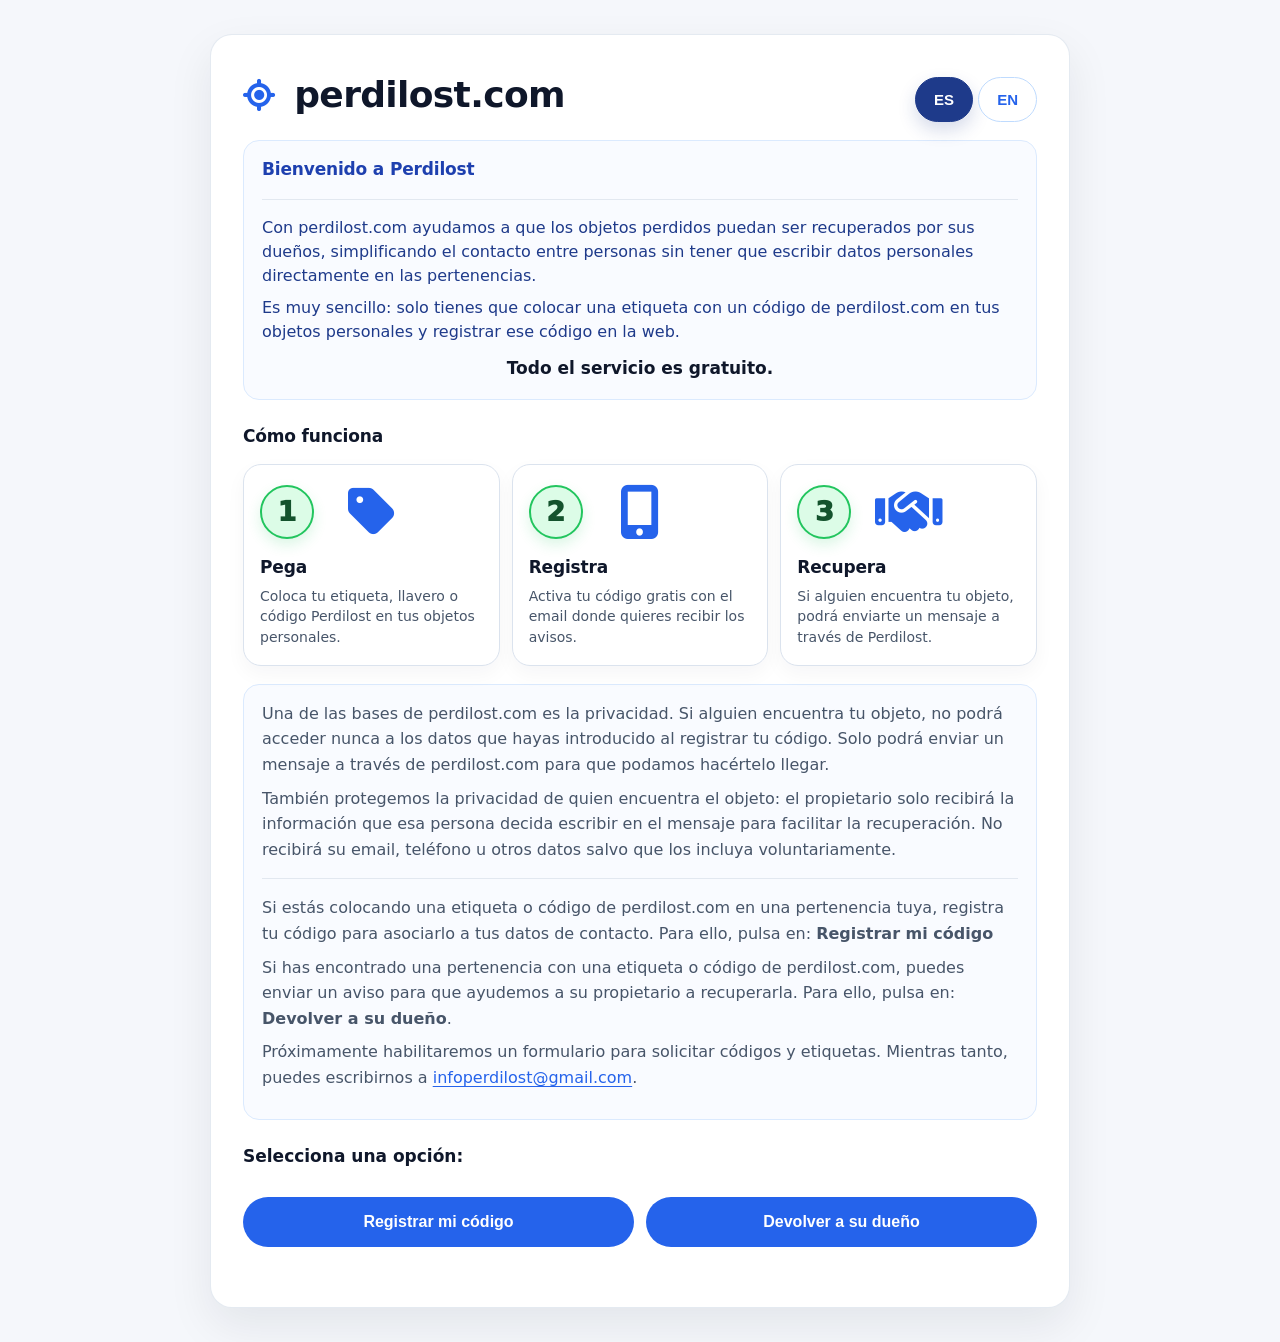
<file: index.html>
<!DOCTYPE html>
<html lang="es">
<head>
  <meta charset="UTF-8">
  <meta name="viewport" content="width=device-width, initial-scale=1.0">
  <title>perdilost.com</title>
  <link rel="stylesheet" href="styles.css">
  <link rel="stylesheet" href="https://cdnjs.cloudflare.com/ajax/libs/font-awesome/6.5.2/css/all.min.css">
</head>
<body>
  <div class="contenedor">
<div style="display:flex; justify-content:space-between; align-items:center; gap:12px; flex-wrap:wrap;">
  <h1 style="margin-bottom:0;"><i class="fa-solid fa-location-crosshairs"></i> perdilost.com</h1>
  <div>
<button type="button" id="btn-idioma-es" class="boton-idioma idioma-activo" onclick="cambiarIdioma('es')">ES</button>
<button type="button" id="btn-idioma-en" class="boton-idioma" onclick="cambiarIdioma('en')">EN</button>
  </div>
</div>

<div class="bloque-info bloque-bienvenida">
  <strong id="bienvenida-titulo">Bienvenido a Perdilost</strong>
  <hr>
  <span id="bienvenida-texto">Con perdilost.com ayudamos a que los objetos perdidos puedan ser recuperados por sus dueños, simplificando el contacto entre personas sin tener que escribir datos personales directamente en las pertenencias.<span class="salto-suave">Es muy sencillo: solo tienes que colocar una etiqueta con un código de perdilost.com en tus objetos personales y registrar ese código en la web.</span><span class="texto-destacado-gratuito">Todo el servicio es gratuito.</span></span>
</div>

<section class="pasos-servicio" aria-labelledby="pasos-titulo">
  <h2 id="pasos-titulo"></h2>

  <div class="pasos-lista" id="pasos-lista">
    <div class="paso-card">
      <button type="button" class="boton-carrusel-pasos" aria-label="Ver siguiente paso" onclick="avanzarCarruselPasos()">
        <i class="fa-solid fa-arrow-right"></i>
      </button>

      <div class="paso-cabecera">
        <div class="paso-numero">1</div>
        <div class="paso-icono"><i class="fa-solid fa-tag"></i></div>
      </div>
      <h3 id="paso1-titulo"></h3>
      <p id="paso1-texto"></p>
    </div>

    <div class="paso-card">
      <button type="button" class="boton-carrusel-pasos" aria-label="Ver siguiente paso" onclick="avanzarCarruselPasos()">
        <i class="fa-solid fa-arrow-right"></i>
      </button>

      <div class="paso-cabecera">
        <div class="paso-numero">2</div>
        <div class="paso-icono"><i class="fa-solid fa-mobile-screen-button"></i></div>
      </div>
      <h3 id="paso2-titulo"></h3>
      <p id="paso2-texto"></p>
    </div>

    <div class="paso-card">
      <button type="button" class="boton-carrusel-pasos" aria-label="Ver siguiente paso" onclick="avanzarCarruselPasos()">
        <i class="fa-solid fa-arrow-right"></i>
      </button>

      <div class="paso-cabecera">
        <div class="paso-numero">3</div>
        <div class="paso-icono"><i class="fa-solid fa-handshake"></i></div>
      </div>
      <h3 id="paso3-titulo"></h3>
      <p id="paso3-texto"></p>
    </div>
  </div>
</section>

<div class="bloque-info bloque-opciones">
<div class="texto-secundario" id="texto-privacidad">
    Una de las bases de perdilost.com es la privacidad. Si alguien encuentra tu objeto, no podrá acceder nunca a los datos que hayas introducido al registrar tu código. Solo podrá enviar un mensaje a través de perdilost.com para que podamos hacértelo llegar.<span class="salto-suave">También protegemos la privacidad de quien encuentra el objeto: el propietario solo recibirá la información que esa persona decida escribir en el mensaje para facilitar la recuperación. No recibirá su email, teléfono u otros datos salvo que los incluya voluntariamente.</span>
  </div>

  <hr>

  <div class="texto-secundario" id="bienvenida-secundario">
    Si estás colocando una etiqueta o código de perdilost.com en una pertenencia tuya, registra tu código para asociarlo a tus datos de contacto. Para ello, pulsa en: <strong>Registrar mi código</strong><span class="salto-suave">Si has encontrado una pertenencia con una etiqueta o código de perdilost.com, puedes enviar un aviso para que ayudemos a su propietario a recuperarla. Para ello, pulsa en: <strong>Devolver a su dueño</strong>.</span><span class="salto-suave">Próximamente habilitaremos un formulario para solicitar códigos y etiquetas. Mientras tanto, puedes escribirnos a <a href="mailto:infoperdilost@gmail.com">infoperdilost@gmail.com</a>.</span>
  </div>
</div>

<p id="texto-selecciona-opcion">Selecciona una opción:</p>

<div class="botones-principales">
  <button id="btn-propietario" onclick="mostrarPropietario()">Registrar mi código</button>
  <button id="btn-encontrado" onclick="mostrarEncontrado()">Devolver a su dueño</button>
</div>

    <div id="zona"></div>

<script>
  let idiomaActual = 'es';
let formularioActivo = '';
let avisoEncontradoSinContactoConfirmado = false;
    const textos = {
  es: {
    bienvenidaTitulo: 'Bienvenido a Perdilost',
    bienvenidaTexto: 'Con perdilost.com ayudamos a que los objetos perdidos puedan ser recuperados por sus dueños, simplificando el contacto entre personas sin tener que escribir datos personales directamente en las pertenencias.<span class="salto-suave">Es muy sencillo: solo tienes que colocar una etiqueta con un código de perdilost.com en tus objetos personales y registrar ese código en la web.</span><span class="texto-destacado-gratuito">Todo el servicio es gratuito.</span>',
    bienvenidaSecundario: 'Si estás colocando una etiqueta o código de perdilost.com en una pertenencia tuya, registra tu código para asociarlo a tus datos de contacto. Para ello, pulsa en: <strong>Registrar mi código</strong><span class="salto-suave">Si has encontrado una pertenencia con una etiqueta o código de perdilost.com, puedes enviar un aviso para que ayudemos a su propietario a recuperarla. Para ello, pulsa en: <strong>Devolver a su dueño</strong>.</span><span class="salto-suave">Próximamente habilitaremos un formulario para solicitar códigos y etiquetas. Mientras tanto, puedes escribirnos a <a href="mailto:infoperdilost@gmail.com">infoperdilost@gmail.com</a>.</span>',
    seleccionaOpcion: 'Selecciona una opción:',
    botonRegistrar: 'Registrar mi código',
    botonEncontrado: 'Devolver a su dueño',
    privacidadTexto: 'Una de las bases de perdilost.com es la privacidad. Si alguien encuentra tu objeto, no podrá acceder nunca a los datos que hayas introducido al registrar tu código. Solo podrá enviar un mensaje a través de perdilost.com para que podamos hacértelo llegar.<span class="salto-suave">También protegemos la privacidad de quien encuentra el objeto: el propietario solo recibirá la información que esa persona decida escribir en el mensaje para facilitar la recuperación. No recibirá su email, teléfono u otros datos salvo que los incluya voluntariamente.</span>',
pasosTitulo: 'Cómo funciona',
carruselSiguienteLabel: 'Ver siguiente paso',
paso1Titulo: 'Pega',
paso1Texto: 'Coloca tu etiqueta, llavero o código Perdilost en tus objetos personales.',
paso2Titulo: 'Registra',
paso2Texto: 'Activa tu código gratis con el email donde quieres recibir los avisos.',
paso3Titulo: 'Recupera',
paso3Texto: 'Si alguien encuentra tu objeto, podrá enviarte un mensaje a través de Perdilost.',
formPropietarioTitulo: 'Registrar mi código',
formPropietarioIntro: 'Introduce tu código y tus datos de contacto.',
formPropietarioTexto1: 'Registra tu código en nuestra web de manera que, si alguien encuentra esta pertenencia y accede a Perdilost, te enviaremos un aviso al email que indiques en esta cuenta.',
formPropietarioTexto2: 'También puedes añadir una breve descripción del objeto e instrucciones para su devolución. Esto puede servir más adelante para ayudarte a recuperarlo en caso de pérdida. Todos los datos que facilites son privados y solo los utilizaremos para ayudarte a recuperar tu objeto. Nadie tendrá acceso a esta información a través del código.',
formPropietarioTextoLegal: 'Debes aceptar la información básica sobre protección de datos antes de registrar tu código.',
formEncontradoTitulo: 'Devolver a su dueño',
formEncontradoIntro: 'Introduce el código del objeto y tus datos.',
formEncontradoTexto1: 'Introduce el código que aparece en la etiqueta de la pertenencia que has encontrado, tu nombre (opcional), tu email (opcional) y el mensaje que quieres que reenviemos al propietario con las instrucciones para poder recuperar su pertenencia.',
formEncontradoTexto2: 'Tus datos serán privados. El propietario solo recibirá el mensaje que tú decidas enviarle a través de nuestra web.',
formEncontradoTextoLegal: 'Antes de enviar el aviso, puedes consultar la información básica sobre protección de datos aplicable a este formulario.',
checkboxPrivacidadEncontrado: 'He leído la información básica sobre protección de datos y acepto el tratamiento de los datos que facilite para gestionar este aviso a través del servicio Perdilost.',
placeholderCodigo: 'Ejemplo: 1234567890',
placeholderNombre: 'Escribe tu nombre completo',
placeholderTelefono: 'Escribe tu teléfono (opcional)',
placeholderContacto: 'Escribe tu email',
placeholderContactoRepetir: 'Repite tu email',
placeholderDescripcion: 'Añade cualquier otra información que pueda sernos útil en caso de que pierdas el objeto',
placeholderCodigoEncontrado: 'Introduce el código de la etiqueta',
placeholderNombreEncontrado: 'Tu nombre (opcional)',
placeholderTelefonoEncontrado: 'Tu teléfono (opcional)',
placeholderContactoEncontrado: 'Tu email (opcional)',
placeholderMensajeEncontrado: 'Escribe aquí el mensaje que quieres que reciba el propietario para poder recuperar su pertenencia. Puedes indicar cómo contactarte o en qué lugar has dejado el objeto para que pueda pasar a recogerlo.',
botonCrearRegistro: 'Crear registro',
botonEnviarAviso: 'Enviar aviso',
botonEnviando: 'Enviando...',
mensajeCamposRegistro: 'Debes completar todos los campos para registrar tu código.',
mensajeEmailsNoCoinciden: 'Los emails no coinciden. Revisa ambos campos.',
mensajeEmailRegistroNoEnviado: 'Código activado correctamente, pero no hemos podido enviarte el email de confirmación.',
mensajeRegistroOk: 'Código activado correctamente. Te hemos enviado un email de confirmación con los datos del registro.',
mensajeCamposEncontrado: 'Debes completar todos los campos obligatorios para enviar el aviso.',

proteccionDatosTitulo: 'Información básica sobre protección de datos',
proteccionDatosResponsableLabel: 'Responsable:',
proteccionDatosResponsableValor: 'Perdilost',
proteccionDatosFinalidadLabel: 'Finalidad:',
proteccionDatosFinalidadValor: 'gestionar el registro de tu código, asociarlo a tus datos de contacto, avisarte si alguien encuentra el objeto vinculado a ese código, enviarte recordatorios relacionados con la recuperación del objeto y atender incidencias del servicio.',
proteccionDatosBaseLabel: 'Base jurídica:',
proteccionDatosBaseValor: 'tu consentimiento al registrar el código y solicitar el servicio.',
proteccionDatosDestinatariosLabel: 'Destinatarios:',
proteccionDatosDestinatariosValor: 'no se cederán datos a terceros salvo obligación legal o proveedores necesarios para prestar el servicio, como alojamiento web, base de datos o envío de correos.',
proteccionDatosDerechosLabel: 'Derechos:',
proteccionDatosDerechosValor: 'puedes solicitar el acceso, rectificación, supresión y otros derechos escribiendo a infoperdilost@gmail.com.',
proteccionDatosInfoAdicional: 'Información adicional:',
proteccionDatosInfoAdicionalValor: 'puedes consultar la política de privacidad completa en el enlace habilitado por Perdilost.',
proteccionDatosPoliticaTexto: 'Ver política de privacidad completa',
checkboxPrivacidadRegistro: 'He leído la información básica sobre protección de datos y acepto el tratamiento de mis datos para registrar mi código y gestionar las comunicaciones necesarias del servicio Perdilost.',
mensajePrivacidadObligatoria: 'Debes aceptar la información de protección de datos para registrar tu código.',
mensajePrivacidadObligatoriaEncontrado: 'Debes aceptar la información de protección de datos para enviar el aviso.',
mensajeAvisoSinContactoTitulo: 'Antes de enviar el aviso',
mensajeAvisoSinContacto: 'Si no has rellenado tus datos de contacto, que son opcionales, el propietario solo recibirá la información que hayas escrito en este mensaje. Asegúrate de explicar claramente cómo puede recuperar el objeto. Por ejemplo: “He dejado el objeto en el Bar XX, pregunta por él en la barra” o “Lo he dejado en la recepción del Hotel XX”.',
botonConfirmarAvisoSinContacto: 'He indicado cómo recuperarlo. Enviar',
botonRevisarAvisoSinContacto: 'Revisar mensaje'
  },
  en: {
    bienvenidaTitulo: 'Welcome to Perdilost',
    bienvenidaTexto: 'With perdilost.com, we help lost belongings be recovered by their owners, making contact between people easier without having to write personal details directly on belongings.<span class="salto-suave">It is very simple: just place a tag with a perdilost.com code on your personal belongings and register that code on the website.</span><span class="texto-destacado-gratuito">The whole service is free.</span>',
    bienvenidaSecundario: 'If you are placing a perdilost.com tag or code on one of your belongings, register your code to link it to your contact details. To do so, click: <strong>Register my code</strong><span class="salto-suave">If you have found an item with a perdilost.com tag or code, you can send a notice so we can help its owner recover it. To do so, click: <strong>Return it to its owner</strong>.</span><span class="salto-suave">We will soon add a form to request codes and tags. Until then, you can write to us at <a href="mailto:infoperdilost@gmail.com">infoperdilost@gmail.com</a>.</span>',
    seleccionaOpcion: 'Choose an option:',
    botonRegistrar: 'Register my code',
    botonEncontrado: 'Return it to its owner',
    privacidadTexto: 'One of the foundations of perdilost.com is privacy. If someone finds your item, they will never be able to access the details you entered when registering your code. They can only send a message through perdilost.com so we can forward it to you.<span class="salto-suave">We also protect the privacy of the person who finds the item: the owner will only receive the information that person chooses to write in the message to help recover the item. They will not receive their email, phone number or other details unless they include them voluntarily.</span>',
pasosTitulo: 'How it works',
carruselSiguienteLabel: 'View next step',
paso1Titulo: 'Stick',
paso1Texto: 'Attach your Perdilost label, keyring or code to your personal belongings.',
paso2Titulo: 'Register',
paso2Texto: 'Activate your code for free with the email where you want to receive notifications.',
paso3Titulo: 'Recover',
paso3Texto: 'If someone finds your item, they can send you a message through Perdilost.',
formPropietarioTitulo: 'Register my code',
formPropietarioIntro: 'Enter your code and your contact details.',
formPropietarioTexto1: 'Register your code on our website so that, if someone finds this item and accesses Perdilost, we can send you a notice to the email address you provide.',
formPropietarioTexto2: 'You can also add a brief description of the item and instructions for its return. This may help you recover it later if it is lost. All the data you provide is private and will only be used to help you recover your item. No one will have access to this information through the code.',
formPropietarioTextoLegal: 'You must accept the basic data protection information before registering your code.',
formEncontradoTitulo: 'Return it to its owner',
formEncontradoIntro: 'Enter the item code and your details.',
formEncontradoTexto1: 'Enter the code shown on the tag of the item you found, your name (optional), your email (optional), and the message you want us to forward to the owner with instructions so they can recover their item.',
formEncontradoTexto2: 'Your details will remain private. The owner will only receive the message that you choose to send through our website.',
formEncontradoTextoLegal: 'Before sending the notice, you can read the basic data protection information applicable to this form.',
checkboxPrivacidadEncontrado: 'I have read the basic data protection information and I accept the processing of the data I provide to manage this notice through the Perdilost service.',
placeholderCodigo: 'Example: 1234567890',
placeholderNombre: 'Enter your full name',
placeholderTelefono: 'Enter your phone number (optional)',
placeholderContacto: 'Enter your email',
placeholderContactoRepetir: 'Repeat your email',
placeholderDescripcion: 'Add any other information that may be useful if you lose the item',
placeholderCodigoEncontrado: 'Enter the code on the tag',
placeholderNombreEncontrado: 'Your name (optional)',
placeholderTelefonoEncontrado: 'Your phone number (optional)',
placeholderContactoEncontrado: 'Your email (optional)',
placeholderMensajeEncontrado: 'Write here the message you want the owner to receive so they can recover their item. You can indicate how to contact you or where you left it.',
botonCrearRegistro: 'Create record',
botonEnviarAviso: 'Send notice',
botonEnviando: 'Sending...',
mensajeCamposRegistro: 'You must complete all fields to register your code.',
mensajeEmailsNoCoinciden: 'The email addresses do not match. Please check both fields.',
mensajeEmailRegistroNoEnviado: 'Code activated correctly, but we could not send you the confirmation email.',
mensajeRegistroOk: 'Code activated correctly. We have sent you a confirmation email with the registration details.',
mensajeCamposEncontrado: 'You must complete all required fields to send the notice.',

proteccionDatosTitulo: 'Basic information on data protection',
proteccionDatosResponsableLabel: 'Controller:',
proteccionDatosResponsableValor: 'Perdilost',
proteccionDatosFinalidadLabel: 'Purpose:',
proteccionDatosFinalidadValor: 'to manage your code registration, link it to your contact details, notify you if someone finds the item associated with that code, send you reminders related to item recovery, and handle service-related issues.',
proteccionDatosBaseLabel: 'Legal basis:',
proteccionDatosBaseValor: 'your consent when registering the code and requesting the service.',
proteccionDatosDestinatariosLabel: 'Recipients:',
proteccionDatosDestinatariosValor: 'data will not be disclosed to third parties except where required by law or to service providers necessary to operate the service, such as web hosting, database, or email delivery providers.',
proteccionDatosDerechosLabel: 'Rights:',
proteccionDatosDerechosValor: 'you may request access, rectification, erasure, and other rights by writing to infoperdilost@gmail.com.',
proteccionDatosInfoAdicional: 'Additional information:',
proteccionDatosInfoAdicionalValor: 'you can read the full privacy policy using the link provided by Perdilost.',
proteccionDatosPoliticaTexto: 'View full privacy policy',
checkboxPrivacidadRegistro: 'I have read the basic data protection information and I accept the processing of my data to register my code and manage the communications necessary for the Perdilost service.',
mensajePrivacidadObligatoria: 'You must accept the data protection information to register your code.',
mensajePrivacidadObligatoriaEncontrado: 'You must accept the data protection information to send the notice.',
mensajeAvisoSinContactoTitulo: 'Before sending the notice',
mensajeAvisoSinContacto: 'If you have not filled in your contact details, which are optional, the owner will only receive the information you wrote in this message. Please make sure you clearly explain how the item can be recovered. For example: “I left the item at XX Bar; please ask at the counter” or “I left it at the reception desk of XX Hotel”.',
botonConfirmarAvisoSinContacto: 'I explained how to recover it. Send',
botonRevisarAvisoSinContacto: 'Review message'
  }
};
    function aplicarTextosGenerales() {
  document.getElementById('bienvenida-titulo').innerHTML = textos[idiomaActual].bienvenidaTitulo;
  document.getElementById('bienvenida-texto').innerHTML = textos[idiomaActual].bienvenidaTexto;
  document.getElementById('bienvenida-secundario').innerHTML = textos[idiomaActual].bienvenidaSecundario;
  document.getElementById('pasos-titulo').innerHTML = textos[idiomaActual].pasosTitulo;
document.getElementById('paso1-titulo').innerHTML = textos[idiomaActual].paso1Titulo;
document.getElementById('paso1-texto').innerHTML = textos[idiomaActual].paso1Texto;
document.getElementById('paso2-titulo').innerHTML = textos[idiomaActual].paso2Titulo;
document.getElementById('paso2-texto').innerHTML = textos[idiomaActual].paso2Texto;
document.getElementById('paso3-titulo').innerHTML = textos[idiomaActual].paso3Titulo;
document.getElementById('paso3-texto').innerHTML = textos[idiomaActual].paso3Texto;

document.querySelectorAll('.boton-carrusel-pasos').forEach((boton) => {
  boton.setAttribute('aria-label', textos[idiomaActual].carruselSiguienteLabel);
});

  document.getElementById('texto-selecciona-opcion').innerHTML = textos[idiomaActual].seleccionaOpcion;
  document.getElementById('btn-propietario').innerHTML = textos[idiomaActual].botonRegistrar;
  document.getElementById('btn-encontrado').innerHTML = textos[idiomaActual].botonEncontrado;
  document.getElementById('texto-privacidad').innerHTML = textos[idiomaActual].privacidadTexto;
}
function desplazarAFormularioEnMovil() {
  const zona = document.getElementById('zona');

  if (zona) {
    setTimeout(() => {
      zona.scrollIntoView({
        behavior: 'smooth',
        block: 'start'
      });
    }, 80);
  }
}

function avanzarCarruselPasos() {
  const lista = document.getElementById('pasos-lista');
  const tarjetas = lista?.querySelectorAll('.paso-card');

  if (!lista || !tarjetas || tarjetas.length === 0) {
    return;
  }

  const primeraTarjeta = tarjetas[0];
  const estilosLista = window.getComputedStyle(lista);
  const separacion = parseFloat(estilosLista.columnGap || estilosLista.gap || 0);
  const anchoPaso = primeraTarjeta.offsetWidth + separacion;
  const indiceActual = Math.round(lista.scrollLeft / anchoPaso);
  const siguienteIndice = indiceActual >= tarjetas.length - 1 ? 0 : indiceActual + 1;

  lista.scrollTo({
    left: siguienteIndice * anchoPaso,
    behavior: 'smooth'
  });
}
function cambiarIdioma(idioma) {
  idiomaActual = idioma;

  document.getElementById('btn-idioma-es')?.classList.toggle('idioma-activo', idioma === 'es');
  document.getElementById('btn-idioma-en')?.classList.toggle('idioma-activo', idioma === 'en');

  aplicarTextosGenerales();

  if (formularioActivo === 'propietario') {
    mostrarPropietario();
  } else if (formularioActivo === 'encontrado') {
    mostrarEncontrado();
  }
}

function marcarCampoError(id) {
  const elemento = document.getElementById(id);
  if (elemento) {
    elemento.classList.add('campo-error');
  }
}

function limpiarCampoError(id) {
  const elemento = document.getElementById(id);
  if (elemento) {
    elemento.classList.remove('campo-error');
  }
}

function marcarGrupoError(id) {
  const elemento = document.getElementById(id);
  if (elemento) {
    elemento.classList.add('grupo-error');
  }
}

function limpiarGrupoError(id) {
  const elemento = document.getElementById(id);
  if (elemento) {
    elemento.classList.remove('grupo-error');
  }
}

    aplicarTextosGenerales();

function cerrarPopupAvisoSinContacto() {
  const popup = document.getElementById('popup-aviso-sin-contacto');
  if (popup) {
    popup.remove();
  }

  const botonEnviarAviso = document.getElementById('btn-enviar-aviso');
  if (botonEnviarAviso) {
    botonEnviarAviso.disabled = false;
    botonEnviarAviso.textContent = textos[idiomaActual].botonEnviarAviso;
  }
}

function mostrarPopupAvisoSinContacto() {
  cerrarPopupAvisoSinContacto();

  const popup = document.createElement('div');
  popup.id = 'popup-aviso-sin-contacto';
  popup.setAttribute('role', 'dialog');
  popup.setAttribute('aria-modal', 'true');
  popup.setAttribute('aria-labelledby', 'popup-aviso-sin-contacto-titulo');

  popup.innerHTML = `
    <div style="position:fixed; inset:0; background:rgba(15,23,42,0.55); z-index:9999; display:flex; align-items:center; justify-content:center; padding:20px;">
      <div style="background:#ffffff; max-width:560px; width:100%; border-radius:18px; box-shadow:0 24px 70px rgba(15,23,42,0.35); padding:24px; color:#1f2937; line-height:1.6;">
        <div style="display:flex; align-items:flex-start; gap:12px; margin-bottom:10px;">
          <div style="width:36px; height:36px; border-radius:999px; background:#fff7ed; color:#ea580c; display:flex; align-items:center; justify-content:center; flex:0 0 auto;">
            <i class="fa-solid fa-circle-info" aria-hidden="true"></i>
          </div>
          <div>
            <h3 id="popup-aviso-sin-contacto-titulo" style="margin:0 0 8px 0; color:#1f2d3d; font-size:1.15rem;">${textos[idiomaActual].mensajeAvisoSinContactoTitulo}</h3>
            <p style="margin:0;">${textos[idiomaActual].mensajeAvisoSinContacto}</p>
          </div>
        </div>
        <div style="display:flex; gap:10px; justify-content:flex-end; flex-wrap:wrap; margin-top:22px;">
          <button type="button" onclick="cerrarPopupAvisoSinContacto()" style="background:#e5e7eb; color:#1f2937;">${textos[idiomaActual].botonRevisarAvisoSinContacto}</button>
          <button type="button" onclick="confirmarAvisoSinContactoYEnviar()">${textos[idiomaActual].botonConfirmarAvisoSinContacto}</button>
        </div>
      </div>
    </div>
  `;

  document.body.appendChild(popup);
}

function confirmarAvisoSinContactoYEnviar() {
  avisoEncontradoSinContactoConfirmado = true;
  cerrarPopupAvisoSinContacto();
  comprobarCodigoEncontrado();
}

    function mostrarPropietario() {
      cerrarPopupAvisoSinContacto();
      avisoEncontradoSinContactoConfirmado = false;
      document.getElementById('btn-propietario').classList.add('activo');
      formularioActivo = 'propietario';
      document.getElementById('btn-encontrado').classList.remove('activo');
      document.getElementById('zona').innerHTML = `
        <div class="tarjeta-formulario">
<p><strong>${textos[idiomaActual].formPropietarioTitulo}</strong></p><hr>
<p>${textos[idiomaActual].formPropietarioIntro}</p>

<div class="texto-explicativo-formulario">
   ${textos[idiomaActual].formPropietarioTexto1}
  <div class="texto-secundario salto-suave">
    ${textos[idiomaActual].formPropietarioTexto2}
  </div>
  <div class="texto-secundario salto-suave">
    ${textos[idiomaActual].formPropietarioTextoLegal || ''}
  </div>
</div>

<div class="bloque-info bloque-legal-resumido" style="margin-top:18px;">
  <strong>${textos[idiomaActual].proteccionDatosTitulo}</strong>
  <p>${textos[idiomaActual].formPropietarioTextoLegal || ''}</p>
    <details class="detalle-legal">
    <summary>${idiomaActual === 'en' ? 'View basic data protection details' : 'Ver información básica de protección de datos'}</summary>
    <div class="detalle-legal-contenido">
      <p><strong>${textos[idiomaActual].proteccionDatosResponsableLabel}</strong> ${textos[idiomaActual].proteccionDatosResponsableValor}</p>
      <p><strong>${textos[idiomaActual].proteccionDatosFinalidadLabel}</strong> ${textos[idiomaActual].proteccionDatosFinalidadValor}</p>
      <p><strong>${textos[idiomaActual].proteccionDatosBaseLabel}</strong> ${textos[idiomaActual].proteccionDatosBaseValor}</p>
      <p><strong>${textos[idiomaActual].proteccionDatosDestinatariosLabel}</strong> ${textos[idiomaActual].proteccionDatosDestinatariosValor}</p>
      <p><strong>${textos[idiomaActual].proteccionDatosDerechosLabel}</strong> ${textos[idiomaActual].proteccionDatosDerechosValor}</p>
      <p><strong>${textos[idiomaActual].proteccionDatosInfoAdicional}</strong> ${textos[idiomaActual].proteccionDatosInfoAdicionalValor}</p>
    </div>
  </details>

  <p class="enlace-politica-completa"><a href="privacidad.html" target="_blank" rel="noopener noreferrer">${textos[idiomaActual].proteccionDatosPoliticaTexto}</a></p>
</div>

<label id="grupo-privacy-accepted" class="grupo-checkbox-privacidad" style="display:flex; gap:10px; align-items:flex-start; margin-top:16px; color:#334155;">
  <input type="checkbox" id="privacy-accepted" style="width:auto; margin-top:3px;">
  <span>${textos[idiomaActual].checkboxPrivacidadRegistro}</span>
</label>

<input type="text" id="codigo" placeholder="${textos[idiomaActual].placeholderCodigo}" required><br><br>
<input type="text" id="nombre" placeholder="${textos[idiomaActual].placeholderNombre}" required><br><br>
<input type="text" id="telefono" placeholder="${textos[idiomaActual].placeholderTelefono}"><br><br>
<input type="email" id="contacto" placeholder="${textos[idiomaActual].placeholderContacto}" required><br><br>
<input type="email" id="contacto-repetir" placeholder="${textos[idiomaActual].placeholderContactoRepetir}" required><br><br>
<div id="mensaje-email-coincide" style="display:none; color:#991b1b; margin-top:-8px; margin-bottom:14px; font-size:14px;">${textos[idiomaActual].mensajeEmailsNoCoinciden}</div>
<textarea id="descripcion" placeholder="${textos[idiomaActual].placeholderDescripcion}" required></textarea>
<button type="button" id="btn-guardar-codigo" onclick="guardarCodigo()">${textos[idiomaActual].botonCrearRegistro}</button>
<div id="mensaje-registro" style="margin-top:18px;"></div>
</div>
`;
      desplazarAFormularioEnMovil();
    }

    function mostrarEncontrado() {
      cerrarPopupAvisoSinContacto();
      document.getElementById('btn-encontrado').classList.add('activo');
      formularioActivo = 'encontrado';
      avisoEncontradoSinContactoConfirmado = false;
      document.getElementById('btn-propietario').classList.remove('activo');
      document.getElementById('zona').innerHTML = `
        <div class="tarjeta-formulario">
<p><strong>${textos[idiomaActual].formEncontradoTitulo}</strong></p><hr>
<p>${textos[idiomaActual].formEncontradoIntro}</p>

<div class="texto-explicativo-formulario">
  ${textos[idiomaActual].formEncontradoTexto1}
  <div class="texto-secundario salto-suave">
    ${textos[idiomaActual].formEncontradoTexto2}
  </div>
  <div class="texto-secundario salto-suave">
    ${textos[idiomaActual].formEncontradoTextoLegal || ''}
  </div>
</div>

<div class="bloque-info bloque-legal-resumido" style="margin-top:18px;">
  <strong>${textos[idiomaActual].proteccionDatosTitulo}</strong>
  <p>${textos[idiomaActual].formEncontradoTextoLegal || ''}</p>

  <details class="detalle-legal">
    <summary>${idiomaActual === 'en' ? 'View basic data protection details' : 'Ver información básica de protección de datos'}</summary>
    <div class="detalle-legal-contenido">
      <p><strong>${textos[idiomaActual].proteccionDatosResponsableLabel}</strong> ${textos[idiomaActual].proteccionDatosResponsableValor}</p>
      <p><strong>${textos[idiomaActual].proteccionDatosFinalidadLabel}</strong> ${textos[idiomaActual].proteccionDatosFinalidadValor}</p>
      <p><strong>${textos[idiomaActual].proteccionDatosBaseLabel}</strong> ${textos[idiomaActual].proteccionDatosBaseValor}</p>
      <p><strong>${textos[idiomaActual].proteccionDatosDestinatariosLabel}</strong> ${textos[idiomaActual].proteccionDatosDestinatariosValor}</p>
      <p><strong>${textos[idiomaActual].proteccionDatosDerechosLabel}</strong> ${textos[idiomaActual].proteccionDatosDerechosValor}</p>
      <p><strong>${textos[idiomaActual].proteccionDatosInfoAdicional}</strong> ${textos[idiomaActual].proteccionDatosInfoAdicionalValor}</p>
    </div>
  </details>

  <p class="enlace-politica-completa"><a href="privacidad.html" target="_blank" rel="noopener noreferrer">${textos[idiomaActual].proteccionDatosPoliticaTexto}</a></p>
</div>

<label id="grupo-privacy-accepted-encontrado" class="grupo-checkbox-privacidad" style="display:flex; gap:10px; align-items:flex-start; margin-top:16px; color:#334155;">
  <input type="checkbox" id="privacy-accepted-encontrado" style="width:auto; margin-top:3px;">
  <span>${textos[idiomaActual].checkboxPrivacidadEncontrado}</span>
</label>

<input type="text" id="codigo-encontrado" placeholder="${textos[idiomaActual].placeholderCodigoEncontrado}" required><br><br>
<input type="text" id="nombre-encontrado" placeholder="${textos[idiomaActual].placeholderNombreEncontrado}"><br><br>
<input type="text" id="telefono-encontrado" placeholder="${textos[idiomaActual].placeholderTelefonoEncontrado}"><br><br>
<input type="email" id="contacto-encontrado" placeholder="${textos[idiomaActual].placeholderContactoEncontrado}"><br><br>
<textarea id="mensaje-encontrado" placeholder="${textos[idiomaActual].placeholderMensajeEncontrado}" required></textarea>
<button type="button" id="btn-enviar-aviso" onclick="comprobarCodigoEncontrado()">${textos[idiomaActual].botonEnviarAviso}</button>
<div id="mensaje-encontrado-formulario" style="margin-top:18px;"></div>
        </div>
      `;
      desplazarAFormularioEnMovil();
    }

async function guardarCodigo() {
   const codigo = document.getElementById('codigo').value.trim();
   const nombre = document.getElementById('nombre').value.trim();
   const telefono = document.getElementById('telefono').value.trim();
   const contacto = document.getElementById('contacto').value.trim();
   const contactoRepetir = document.getElementById('contacto-repetir').value.trim();
   const descripcion = document.getElementById('descripcion').value.trim();
   const mensajeEmailCoincide = document.getElementById('mensaje-email-coincide');
   const mensajeRegistro = document.getElementById('mensaje-registro');
   const botonGuardarCodigo = document.getElementById('btn-guardar-codigo');

mensajeEmailCoincide.style.display = 'none';
mensajeRegistro.innerHTML = '';

limpiarCampoError('codigo');
limpiarCampoError('nombre');
limpiarCampoError('telefono');
limpiarCampoError('contacto');
limpiarCampoError('contacto-repetir');
limpiarCampoError('descripcion');
limpiarGrupoError('grupo-privacy-accepted');

if (botonGuardarCodigo) {
  botonGuardarCodigo.disabled = true;
  botonGuardarCodigo.textContent = textos[idiomaActual].botonEnviando;
}
  
if (!codigo || !nombre || !contacto || !contactoRepetir || !descripcion) {
  if (!codigo) marcarCampoError('codigo');
  if (!nombre) marcarCampoError('nombre');
  if (!contacto) marcarCampoError('contacto');
  if (!contactoRepetir) marcarCampoError('contacto-repetir');
  if (!descripcion) marcarCampoError('descripcion');

  mensajeRegistro.innerHTML = `<div class="mensaje-error">${textos[idiomaActual].mensajeCamposRegistro}</div>`;
  if (botonGuardarCodigo) {
    botonGuardarCodigo.disabled = false;
    botonGuardarCodigo.textContent = textos[idiomaActual].botonCrearRegistro;
  }
  return;
}

const privacyAccepted = document.getElementById('privacy-accepted')?.checked;
if (!privacyAccepted) {
  marcarGrupoError('grupo-privacy-accepted');
  mensajeRegistro.innerHTML = `<div class="mensaje-error">${textos[idiomaActual].mensajePrivacidadObligatoria}</div>`;
  if (botonGuardarCodigo) {
    botonGuardarCodigo.disabled = false;
    botonGuardarCodigo.textContent = textos[idiomaActual].botonCrearRegistro;
  }
  return;
}

if (contacto !== contactoRepetir) {
  marcarCampoError('contacto');
  marcarCampoError('contacto-repetir');
  mensajeEmailCoincide.style.display = 'block';
  mensajeRegistro.innerHTML = `<div class="mensaje-error">${textos[idiomaActual].mensajeEmailsNoCoinciden}</div>`;
  if (botonGuardarCodigo) {
    botonGuardarCodigo.disabled = false;
    botonGuardarCodigo.textContent = textos[idiomaActual].botonCrearRegistro;
  }
  return;
}

const respuestaRegistro = await fetch('/api/register-code', {
  method: 'POST',
  headers: {
    'Content-Type': 'application/json'
  },
  body: JSON.stringify({
    code: codigo,
    owner_name: nombre,
    owner_phone: telefono || '',
    contact_info: contacto,
    contact_info_repeat: contactoRepetir,
    description: descripcion,
    language: idiomaActual,
    privacy_accepted: !!privacyAccepted
  })
});

let resultadoRegistro = null;

try {
  resultadoRegistro = await respuestaRegistro.json();
} catch (e) {
  resultadoRegistro = null;
}

if (!respuestaRegistro.ok) {
  marcarCampoError('codigo');
  const textoError = resultadoRegistro?.error || (idiomaActual === 'en' ? 'Error saving the registration.' : 'Error al guardar el registro.');
  mensajeRegistro.innerHTML = `<div class="mensaje-error">${textoError}</div>`;
  if (botonGuardarCodigo) {
    botonGuardarCodigo.disabled = false;
    botonGuardarCodigo.textContent = textos[idiomaActual].botonCrearRegistro;
  }
  return;
}

if (resultadoRegistro?.ok === false) {
  mensajeRegistro.innerHTML = `<div class="mensaje-error">${resultadoRegistro.message || textos[idiomaActual].mensajeEmailRegistroNoEnviado}</div>`;
  if (botonGuardarCodigo) {
    botonGuardarCodigo.disabled = false;
    botonGuardarCodigo.textContent = textos[idiomaActual].botonCrearRegistro;
  }
  return;
} else {
document.getElementById('codigo').value = '';
document.getElementById('nombre').value = '';
document.getElementById('telefono').value = '';
document.getElementById('contacto').value = '';
document.getElementById('contacto-repetir').value = '';
document.getElementById('descripcion').value = '';
document.getElementById('privacy-accepted').checked = false;

limpiarCampoError('codigo');
limpiarCampoError('nombre');
limpiarCampoError('telefono');
limpiarCampoError('contacto');
limpiarCampoError('contacto-repetir');
limpiarCampoError('descripcion');
limpiarGrupoError('grupo-privacy-accepted');

if (botonGuardarCodigo) {
  botonGuardarCodigo.disabled = false;
  botonGuardarCodigo.textContent = textos[idiomaActual].botonCrearRegistro;
}

mensajeRegistro.innerHTML = `<div class="mensaje-ok">${resultadoRegistro?.message || textos[idiomaActual].mensajeRegistroOk}</div>`;
}
}
async function comprobarCodigoEncontrado() {
const codigo = document.getElementById('codigo-encontrado').value.trim();
const nombre = document.getElementById('nombre-encontrado').value.trim();
const telefono = document.getElementById('telefono-encontrado').value.trim();
const contacto = document.getElementById('contacto-encontrado').value.trim();
const mensaje = document.getElementById('mensaje-encontrado').value.trim();
const mensajeEncontradoFormulario = document.getElementById('mensaje-encontrado-formulario');
const botonEnviarAviso = document.getElementById('btn-enviar-aviso');

mensajeEncontradoFormulario.innerHTML = '';

limpiarCampoError('codigo-encontrado');
limpiarCampoError('nombre-encontrado');
limpiarCampoError('telefono-encontrado');
limpiarCampoError('contacto-encontrado');
limpiarCampoError('mensaje-encontrado');
limpiarGrupoError('grupo-privacy-accepted-encontrado');

if (botonEnviarAviso) {
  botonEnviarAviso.disabled = true;
  botonEnviarAviso.textContent = textos[idiomaActual].botonEnviando;
}

if (!codigo || !mensaje) {
  avisoEncontradoSinContactoConfirmado = false;
  if (!codigo) marcarCampoError('codigo-encontrado');
  if (!mensaje) marcarCampoError('mensaje-encontrado');

  mensajeEncontradoFormulario.innerHTML = `<div class="mensaje-error">${textos[idiomaActual].mensajeCamposEncontrado}</div>`;
  if (botonEnviarAviso) {
    botonEnviarAviso.disabled = false;
    botonEnviarAviso.textContent = textos[idiomaActual].botonEnviarAviso;
  }
  return;
}

const privacyAcceptedEncontrado = document.getElementById('privacy-accepted-encontrado')?.checked;
if (!privacyAcceptedEncontrado) {
  avisoEncontradoSinContactoConfirmado = false;
  marcarGrupoError('grupo-privacy-accepted-encontrado');
  mensajeEncontradoFormulario.innerHTML = `<div class="mensaje-error">${textos[idiomaActual].mensajePrivacidadObligatoriaEncontrado}</div>`;
  if (botonEnviarAviso) {
    botonEnviarAviso.disabled = false;
    botonEnviarAviso.textContent = textos[idiomaActual].botonEnviarAviso;
  }
  return;
}

const avisoSinContacto = !telefono && !contacto;

if (avisoSinContacto && !avisoEncontradoSinContactoConfirmado) {
  if (botonEnviarAviso) {
    botonEnviarAviso.disabled = false;
    botonEnviarAviso.textContent = textos[idiomaActual].botonEnviarAviso;
  }
  mostrarPopupAvisoSinContacto();
  return;
}

const respuesta = await fetch('/api/report-found-item', {
  method: 'POST',
  headers: {
    'Content-Type': 'application/json'
  },
  body: JSON.stringify({
    code: codigo,
    finder_name: nombre || '',
    finder_phone: telefono || '',
    finder_contact: contacto || '',
    message: mensaje,
    language: idiomaActual
  })
});

let resultado = null;

try {
  resultado = await respuesta.json();
} catch (e) {
  resultado = null;
}

avisoEncontradoSinContactoConfirmado = false;

if (!respuesta.ok) {
  avisoEncontradoSinContactoConfirmado = false;
  marcarCampoError('codigo-encontrado');
  const textoError = resultado?.error || (idiomaActual === 'en' ? 'Unexpected error sending the notice.' : 'Error inesperado al enviar el aviso.');
  mensajeEncontradoFormulario.innerHTML = `<div class="mensaje-error">${textoError}</div>`;
  if (botonEnviarAviso) {
    botonEnviarAviso.disabled = false;
    botonEnviarAviso.textContent = textos[idiomaActual].botonEnviarAviso;
  }
  return;
}

if (resultado?.message) {
document.getElementById('codigo-encontrado').value = '';
document.getElementById('nombre-encontrado').value = '';
document.getElementById('telefono-encontrado').value = '';
document.getElementById('contacto-encontrado').value = '';
document.getElementById('mensaje-encontrado').value = '';
document.getElementById('privacy-accepted-encontrado').checked = false;
avisoEncontradoSinContactoConfirmado = false;

limpiarCampoError('codigo-encontrado');
limpiarCampoError('nombre-encontrado');
limpiarCampoError('telefono-encontrado');
limpiarCampoError('contacto-encontrado');
limpiarCampoError('mensaje-encontrado');
limpiarGrupoError('grupo-privacy-accepted-encontrado');

if (resultado.ok === true && resultado.emailSent === true) {
    if (botonEnviarAviso) {
      botonEnviarAviso.disabled = false;
      botonEnviarAviso.textContent = textos[idiomaActual].botonEnviarAviso;
    }
    mensajeEncontradoFormulario.innerHTML = `<div class="mensaje-ok">${resultado.message}</div>`;
    return;
  } else if (resultado.ok === false) {
    avisoEncontradoSinContactoConfirmado = false;
    mensajeEncontradoFormulario.innerHTML = `<div class="mensaje-error">${resultado.message}</div>`;
    if (botonEnviarAviso) {
      botonEnviarAviso.disabled = false;
      botonEnviarAviso.textContent = textos[idiomaActual].botonEnviarAviso;
    }
    return;
  }
}

if (botonEnviarAviso) {
  botonEnviarAviso.disabled = false;
  botonEnviarAviso.textContent = textos[idiomaActual].botonEnviarAviso;
}

avisoEncontradoSinContactoConfirmado = false;
mensajeEncontradoFormulario.innerHTML = `<div class="mensaje-error">${idiomaActual === 'en' ? 'Unexpected error sending the notice.' : 'Error inesperado al enviar el aviso.'}</div>`;
    }
  </script>
</div>
</body>
</html>
</file>
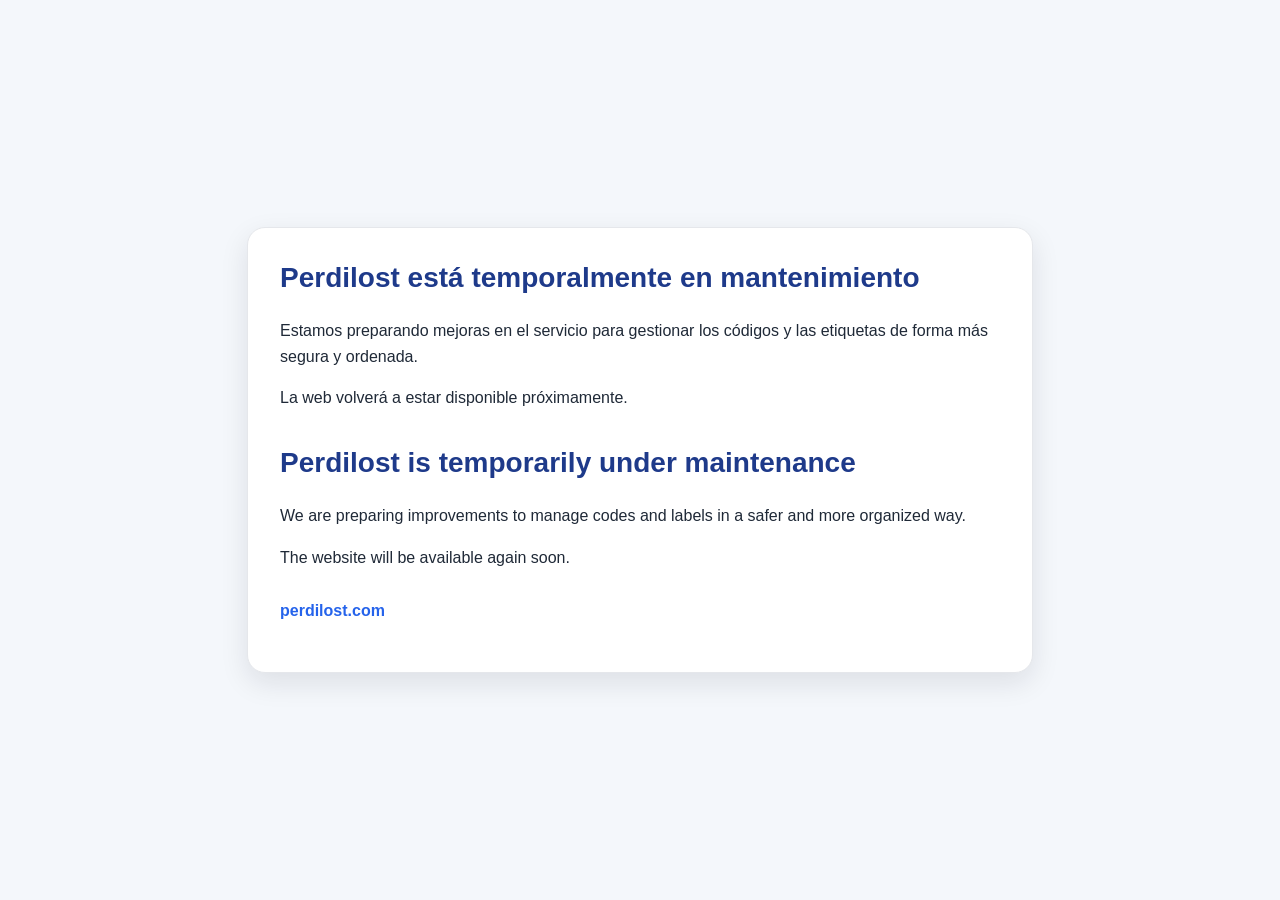
<file: maintenance.html>
<!DOCTYPE html>
<html lang="es">
<head>
  <meta charset="UTF-8">
  <meta name="viewport" content="width=device-width, initial-scale=1.0">
  <title>Perdilost - Mantenimiento / Maintenance</title>
  <style>
    body {
      margin: 0;
      min-height: 100vh;
      font-family: Arial, sans-serif;
      background: #f4f7fb;
      color: #1f2937;
      display: flex;
      align-items: center;
      justify-content: center;
      padding: 24px;
      box-sizing: border-box;
    }

    .card {
      max-width: 720px;
      background: #ffffff;
      border-radius: 18px;
      padding: 32px;
      box-shadow: 0 10px 28px rgba(15, 23, 42, 0.10);
      border: 1px solid #e5e7eb;
    }

    .section-title {
      margin-top: 0;
      color: #1e3a8a;
      font-size: 28px;
      line-height: 1.25;
    }

    .english-title {
      margin-top: 34px;
    }

    p {
      line-height: 1.6;
      font-size: 16px;
    }

    .brand {
      margin-top: 28px;
      font-weight: bold;
      color: #2563eb;
    }
  </style>
</head>
<body>
  <main class="card">
    <section aria-label="Mensaje de mantenimiento en español">
      <h1 class="section-title">Perdilost está temporalmente en mantenimiento</h1>
      <p>
        Estamos preparando mejoras en el servicio para gestionar los códigos y las etiquetas de forma más segura y ordenada.
      </p>
      <p>
        La web volverá a estar disponible próximamente.
      </p>
    </section>

    <section aria-label="Maintenance message in English">
      <h2 class="section-title english-title">Perdilost is temporarily under maintenance</h2>
      <p>
        We are preparing improvements to manage codes and labels in a safer and more organized way.
      </p>
      <p>
        The website will be available again soon.
      </p>
    </section>

    <p class="brand">
      perdilost.com
    </p>
  </main>
</body>
</html>
</file>
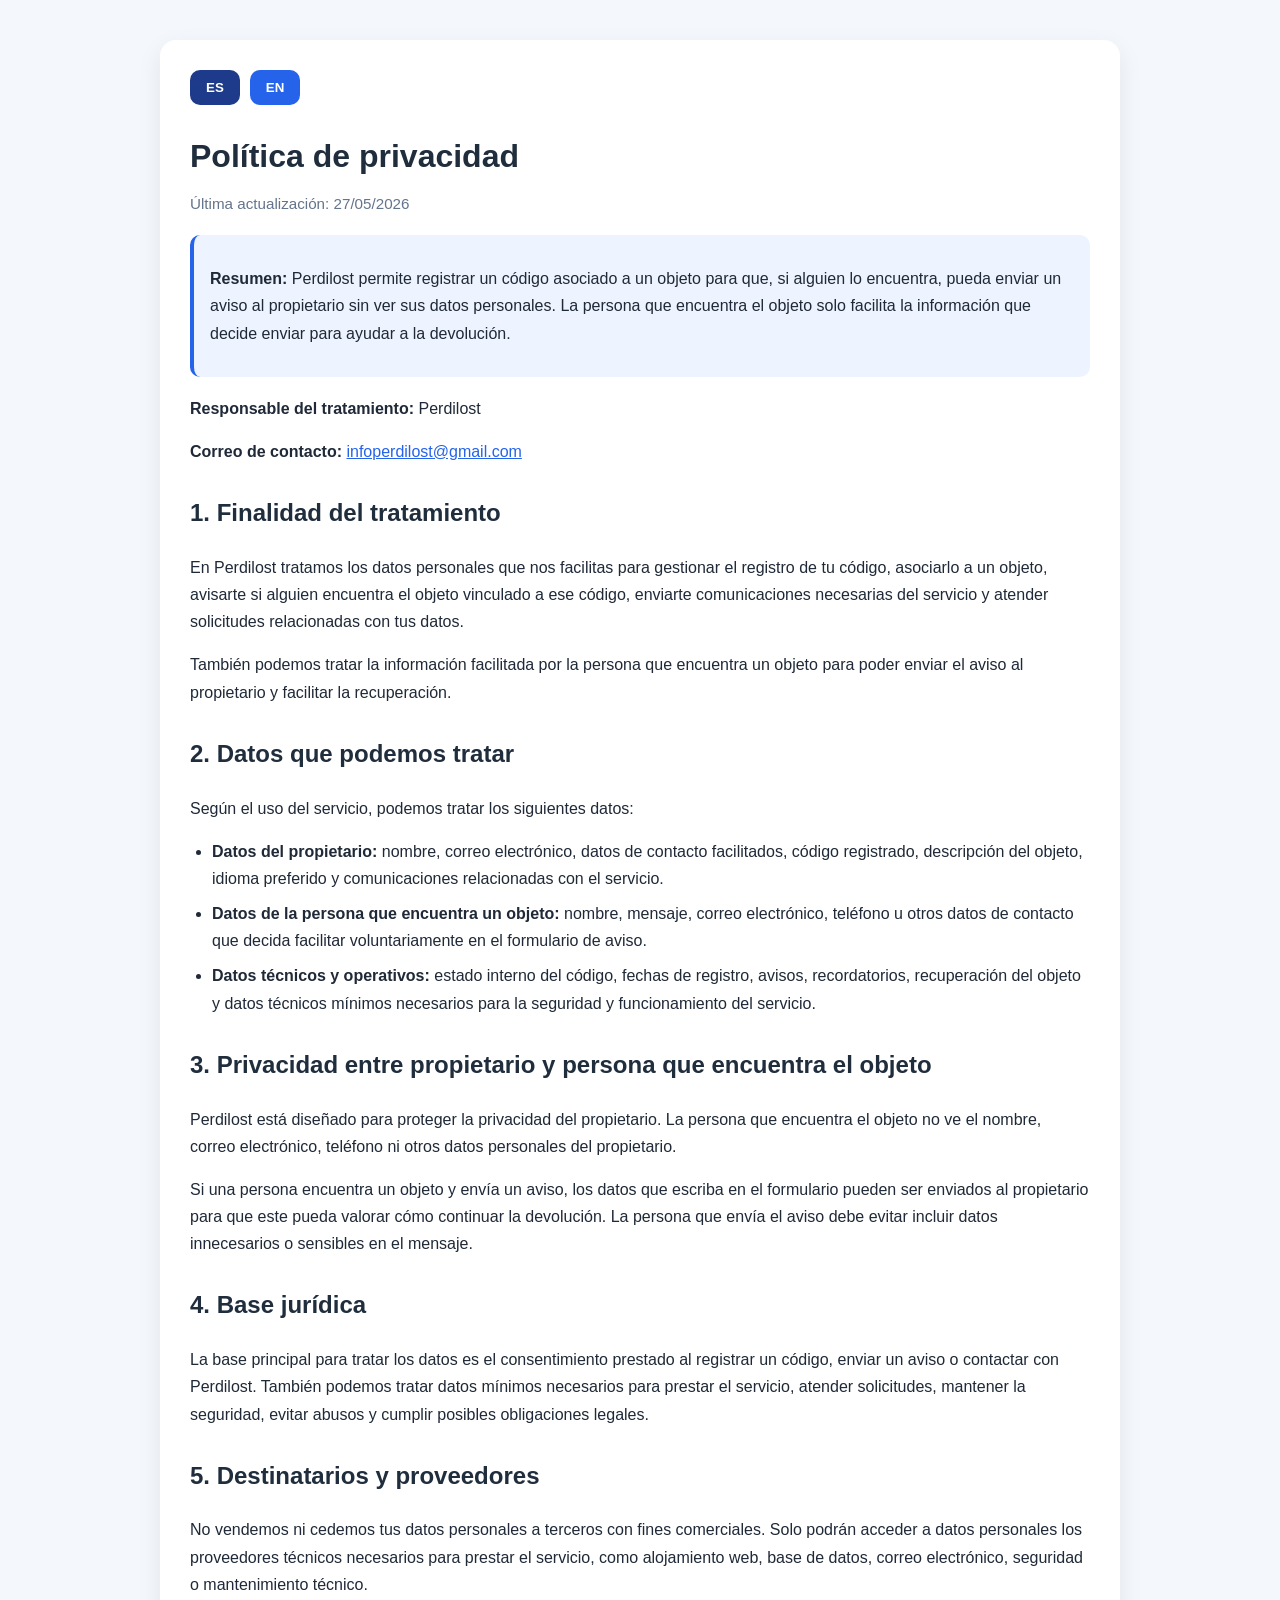
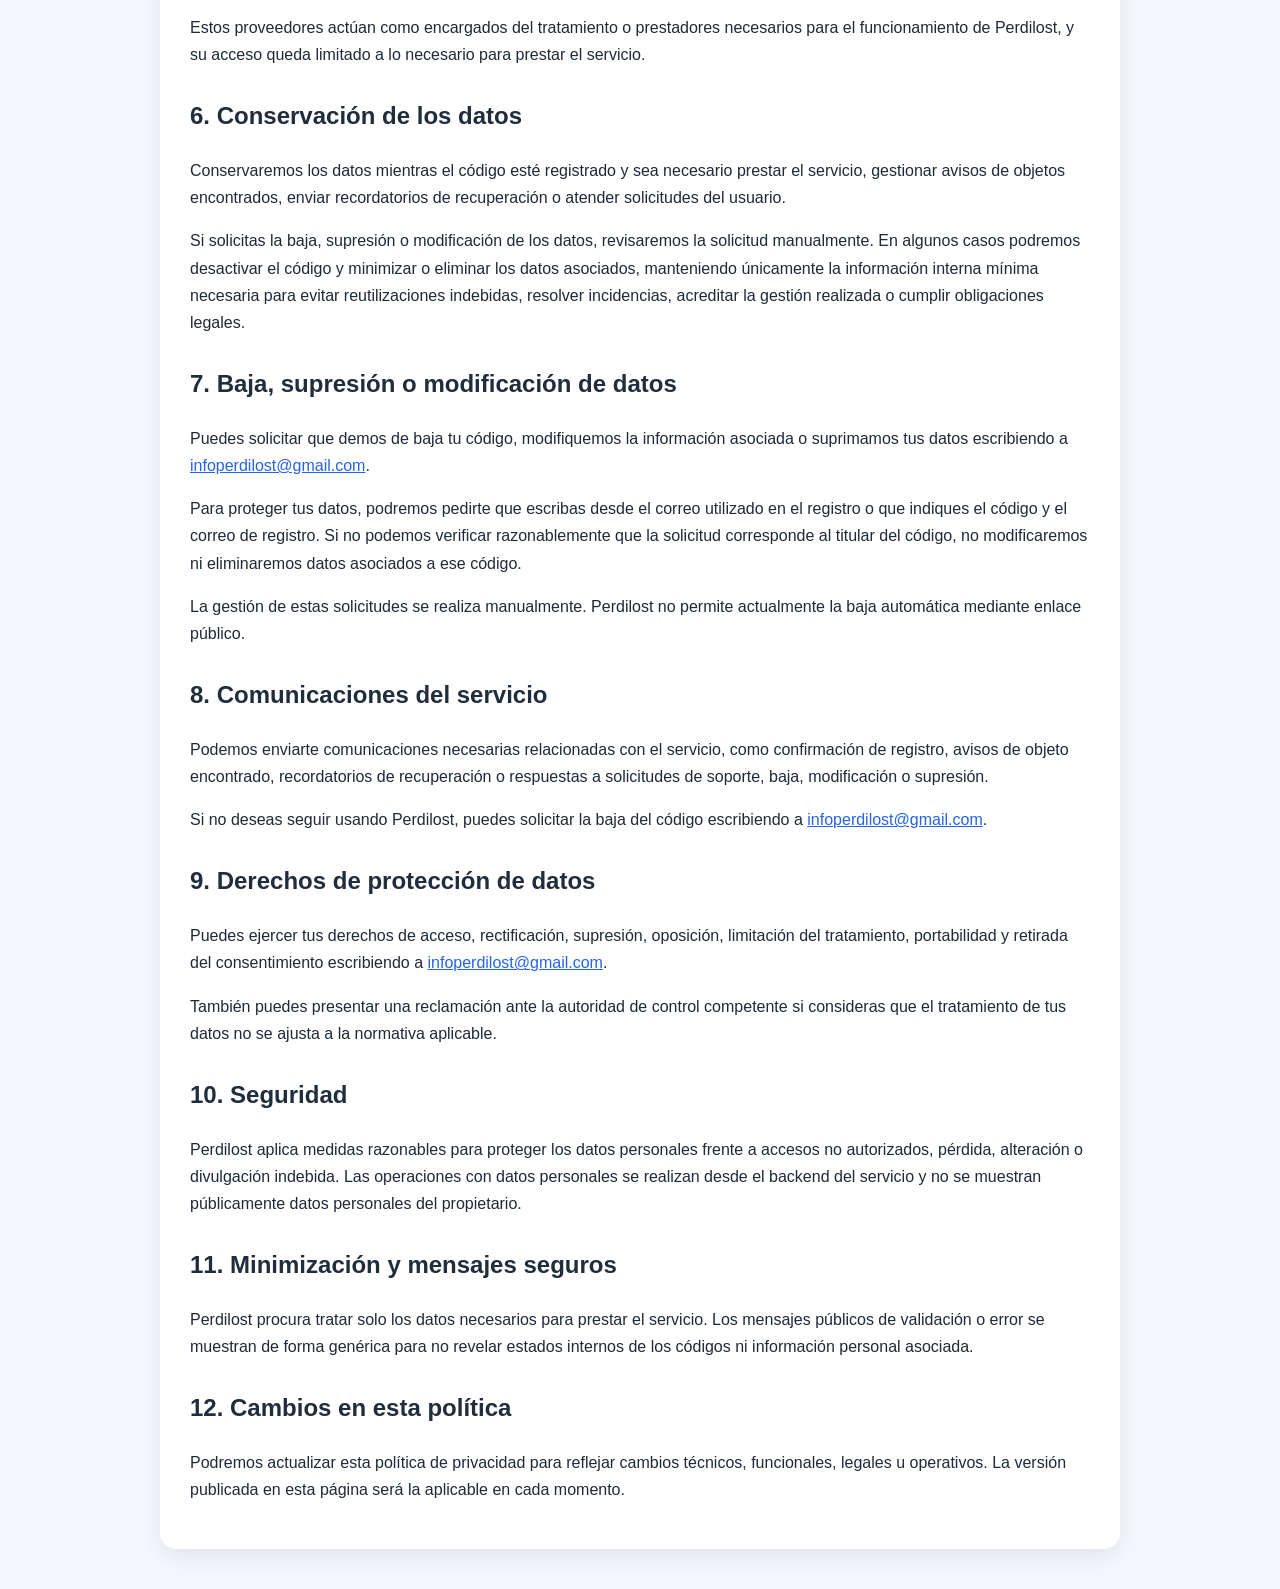
<file: privacidad.html>
<!DOCTYPE html>
<html lang="es">
<head>
  <meta charset="UTF-8">
  <meta name="viewport" content="width=device-width, initial-scale=1.0">
  <title>Perdilost · Política de privacidad</title>
  <style>
    body {
      font-family: Arial, sans-serif;
      background: #f4f7fb;
      margin: 0;
      padding: 0;
      color: #1f2937;
    }

    .contenedor {
      max-width: 900px;
      margin: 40px auto;
      background: white;
      padding: 30px;
      border-radius: 16px;
      box-shadow: 0 8px 24px rgba(0,0,0,0.08);
    }

    h1, h2 {
      color: #1f2d3d;
    }

    h1 {
      margin-bottom: 8px;
    }

    h2 {
      margin-top: 28px;
    }

    .idiomas {
      display: flex;
      gap: 10px;
      margin-bottom: 24px;
      flex-wrap: wrap;
    }

    button {
      background: #2563eb;
      color: white;
      border: none;
      padding: 10px 16px;
      border-radius: 10px;
      cursor: pointer;
      font-weight: 600;
    }

    button.activo {
      background: #1e3a8a;
    }

    .bloque {
      line-height: 1.7;
    }

    .oculto {
      display: none;
    }

    a {
      color: #2563eb;
    }

    .nota {
      background: #eef4ff;
      border-left: 4px solid #2563eb;
      padding: 14px 16px;
      border-radius: 10px;
      margin: 18px 0;
    }

    .fecha {
      color: #64748b;
      font-size: 0.95rem;
      margin-top: 0;
    }

    ul {
      padding-left: 22px;
    }

    li {
      margin-bottom: 8px;
    }
  </style>
</head>
<body>
  <div class="contenedor">
    <div class="idiomas">
      <button id="btn-es" type="button" onclick="cambiarIdiomaPrivacidad('es')" class="activo">ES</button>
      <button id="btn-en" type="button" onclick="cambiarIdiomaPrivacidad('en')">EN</button>
    </div>

    <div id="privacidad-es" class="bloque">
      <h1>Política de privacidad</h1>
      <p class="fecha">Última actualización: 27/05/2026</p>

      <div class="nota">
        <p><strong>Resumen:</strong> Perdilost permite registrar un código asociado a un objeto para que, si alguien lo encuentra, pueda enviar un aviso al propietario sin ver sus datos personales. La persona que encuentra el objeto solo facilita la información que decide enviar para ayudar a la devolución.</p>
      </div>

      <p><strong>Responsable del tratamiento:</strong> Perdilost</p>
      <p><strong>Correo de contacto:</strong> <a href="mailto:infoperdilost@gmail.com">infoperdilost@gmail.com</a></p>

      <h2>1. Finalidad del tratamiento</h2>
      <p>En Perdilost tratamos los datos personales que nos facilitas para gestionar el registro de tu código, asociarlo a un objeto, avisarte si alguien encuentra el objeto vinculado a ese código, enviarte comunicaciones necesarias del servicio y atender solicitudes relacionadas con tus datos.</p>
      <p>También podemos tratar la información facilitada por la persona que encuentra un objeto para poder enviar el aviso al propietario y facilitar la recuperación.</p>

      <h2>2. Datos que podemos tratar</h2>
      <p>Según el uso del servicio, podemos tratar los siguientes datos:</p>
      <ul>
        <li><strong>Datos del propietario:</strong> nombre, correo electrónico, datos de contacto facilitados, código registrado, descripción del objeto, idioma preferido y comunicaciones relacionadas con el servicio.</li>
        <li><strong>Datos de la persona que encuentra un objeto:</strong> nombre, mensaje, correo electrónico, teléfono u otros datos de contacto que decida facilitar voluntariamente en el formulario de aviso.</li>
        <li><strong>Datos técnicos y operativos:</strong> estado interno del código, fechas de registro, avisos, recordatorios, recuperación del objeto y datos técnicos mínimos necesarios para la seguridad y funcionamiento del servicio.</li>
      </ul>

      <h2>3. Privacidad entre propietario y persona que encuentra el objeto</h2>
      <p>Perdilost está diseñado para proteger la privacidad del propietario. La persona que encuentra el objeto no ve el nombre, correo electrónico, teléfono ni otros datos personales del propietario.</p>
      <p>Si una persona encuentra un objeto y envía un aviso, los datos que escriba en el formulario pueden ser enviados al propietario para que este pueda valorar cómo continuar la devolución. La persona que envía el aviso debe evitar incluir datos innecesarios o sensibles en el mensaje.</p>

      <h2>4. Base jurídica</h2>
      <p>La base principal para tratar los datos es el consentimiento prestado al registrar un código, enviar un aviso o contactar con Perdilost. También podemos tratar datos mínimos necesarios para prestar el servicio, atender solicitudes, mantener la seguridad, evitar abusos y cumplir posibles obligaciones legales.</p>

      <h2>5. Destinatarios y proveedores</h2>
      <p>No vendemos ni cedemos tus datos personales a terceros con fines comerciales. Solo podrán acceder a datos personales los proveedores técnicos necesarios para prestar el servicio, como alojamiento web, base de datos, correo electrónico, seguridad o mantenimiento técnico.</p>
      <p>Estos proveedores actúan como encargados del tratamiento o prestadores necesarios para el funcionamiento de Perdilost, y su acceso queda limitado a lo necesario para prestar el servicio.</p>

      <h2>6. Conservación de los datos</h2>
      <p>Conservaremos los datos mientras el código esté registrado y sea necesario prestar el servicio, gestionar avisos de objetos encontrados, enviar recordatorios de recuperación o atender solicitudes del usuario.</p>
      <p>Si solicitas la baja, supresión o modificación de los datos, revisaremos la solicitud manualmente. En algunos casos podremos desactivar el código y minimizar o eliminar los datos asociados, manteniendo únicamente la información interna mínima necesaria para evitar reutilizaciones indebidas, resolver incidencias, acreditar la gestión realizada o cumplir obligaciones legales.</p>

      <h2>7. Baja, supresión o modificación de datos</h2>
      <p>Puedes solicitar que demos de baja tu código, modifiquemos la información asociada o suprimamos tus datos escribiendo a <a href="mailto:infoperdilost@gmail.com">infoperdilost@gmail.com</a>.</p>
      <p>Para proteger tus datos, podremos pedirte que escribas desde el correo utilizado en el registro o que indiques el código y el correo de registro. Si no podemos verificar razonablemente que la solicitud corresponde al titular del código, no modificaremos ni eliminaremos datos asociados a ese código.</p>
      <p>La gestión de estas solicitudes se realiza manualmente. Perdilost no permite actualmente la baja automática mediante enlace público.</p>

      <h2>8. Comunicaciones del servicio</h2>
      <p>Podemos enviarte comunicaciones necesarias relacionadas con el servicio, como confirmación de registro, avisos de objeto encontrado, recordatorios de recuperación o respuestas a solicitudes de soporte, baja, modificación o supresión.</p>
      <p>Si no deseas seguir usando Perdilost, puedes solicitar la baja del código escribiendo a <a href="mailto:infoperdilost@gmail.com">infoperdilost@gmail.com</a>.</p>

      <h2>9. Derechos de protección de datos</h2>
      <p>Puedes ejercer tus derechos de acceso, rectificación, supresión, oposición, limitación del tratamiento, portabilidad y retirada del consentimiento escribiendo a <a href="mailto:infoperdilost@gmail.com">infoperdilost@gmail.com</a>.</p>
      <p>También puedes presentar una reclamación ante la autoridad de control competente si consideras que el tratamiento de tus datos no se ajusta a la normativa aplicable.</p>

      <h2>10. Seguridad</h2>
      <p>Perdilost aplica medidas razonables para proteger los datos personales frente a accesos no autorizados, pérdida, alteración o divulgación indebida. Las operaciones con datos personales se realizan desde el backend del servicio y no se muestran públicamente datos personales del propietario.</p>

      <h2>11. Minimización y mensajes seguros</h2>
      <p>Perdilost procura tratar solo los datos necesarios para prestar el servicio. Los mensajes públicos de validación o error se muestran de forma genérica para no revelar estados internos de los códigos ni información personal asociada.</p>

      <h2>12. Cambios en esta política</h2>
      <p>Podremos actualizar esta política de privacidad para reflejar cambios técnicos, funcionales, legales u operativos. La versión publicada en esta página será la aplicable en cada momento.</p>
    </div>

    <div id="privacidad-en" class="bloque oculto">
      <h1>Privacy Policy</h1>
      <p class="fecha">Last updated: 27/05/2026</p>

      <div class="nota">
        <p><strong>Summary:</strong> Perdilost allows users to register a code linked to an item so that, if someone finds it, they can send a notice to the owner without seeing the owner’s personal data. The person who finds the item only provides the information they choose to send to help with its return.</p>
      </div>

      <p><strong>Data controller:</strong> Perdilost</p>
      <p><strong>Contact email:</strong> <a href="mailto:infoperdilost@gmail.com">infoperdilost@gmail.com</a></p>

      <h2>1. Purpose of processing</h2>
      <p>At Perdilost, we process the personal data you provide to manage your code registration, link it to an item, notify you if someone finds the item associated with that code, send you necessary service communications, and handle requests related to your data.</p>
      <p>We may also process the information provided by the person who finds an item in order to send the notice to the owner and help with item recovery.</p>

      <h2>2. Data we may process</h2>
      <p>Depending on how the service is used, we may process the following data:</p>
      <ul>
        <li><strong>Owner data:</strong> name, email address, contact details provided, registered code, item description, preferred language, and communications related to the service.</li>
        <li><strong>Finder data:</strong> name, message, email address, phone number or other contact details that the finder voluntarily provides in the notice form.</li>
        <li><strong>Technical and operational data:</strong> internal code status, registration dates, notices, reminders, item recovery information, and minimum technical data required for service security and operation.</li>
      </ul>

      <h2>3. Privacy between owner and finder</h2>
      <p>Perdilost is designed to protect the owner’s privacy. The person who finds the item does not see the owner’s name, email address, phone number or other personal details.</p>
      <p>If a person finds an item and sends a notice, the data they enter in the form may be sent to the owner so that the owner can decide how to proceed with the return. The person sending the notice should avoid including unnecessary or sensitive data in the message.</p>

      <h2>4. Legal basis</h2>
      <p>The main legal basis for processing is the consent given when registering a code, sending a notice or contacting Perdilost. We may also process the minimum data necessary to provide the service, handle requests, maintain security, prevent abuse and comply with possible legal obligations.</p>

      <h2>5. Recipients and providers</h2>
      <p>We do not sell or disclose your personal data to third parties for commercial purposes. Personal data may only be accessed by technical providers necessary to deliver the service, such as web hosting, database, email delivery, security or technical maintenance providers.</p>
      <p>These providers act as processors or service providers required for Perdilost to operate, and their access is limited to what is necessary to provide the service.</p>

      <h2>6. Data retention</h2>
      <p>We will keep the data while the code is registered and it is necessary to provide the service, manage found item notices, send recovery reminders or handle user requests.</p>
      <p>If you request cancellation, erasure or modification of your data, we will review the request manually. In some cases, we may deactivate the code and minimise or delete the associated data, keeping only the minimum internal information necessary to avoid improper reuse, resolve incidents, record the action taken or comply with legal obligations.</p>

      <h2>7. Cancellation, erasure or modification of data</h2>
      <p>You may request cancellation of your code, modification of the associated information or erasure of your data by writing to <a href="mailto:infoperdilost@gmail.com">infoperdilost@gmail.com</a>.</p>
      <p>To protect your data, we may ask you to write from the email address used for registration or to provide the code and registration email address. If we cannot reasonably verify that the request comes from the holder of the code, we will not modify or delete data associated with that code.</p>
      <p>These requests are handled manually. Perdilost does not currently provide automatic cancellation through a public link.</p>

      <h2>8. Service communications</h2>
      <p>We may send you necessary communications related to the service, such as registration confirmation, found item notices, recovery reminders or replies to support, cancellation, modification or erasure requests.</p>
      <p>If you no longer wish to use Perdilost, you may request cancellation of the code by writing to <a href="mailto:infoperdilost@gmail.com">infoperdilost@gmail.com</a>.</p>

      <h2>9. Data protection rights</h2>
      <p>You may exercise your rights of access, rectification, erasure, objection, restriction of processing, portability and withdrawal of consent by writing to <a href="mailto:infoperdilost@gmail.com">infoperdilost@gmail.com</a>.</p>
      <p>You may also lodge a complaint with the competent supervisory authority if you believe that the processing of your data does not comply with applicable regulations.</p>

      <h2>10. Security</h2>
      <p>Perdilost applies reasonable measures to protect personal data against unauthorised access, loss, alteration or improper disclosure. Operations involving personal data are carried out from the service backend, and the owner’s personal data is not publicly displayed.</p>

      <h2>11. Minimisation and safe messages</h2>
      <p>Perdilost aims to process only the data necessary to provide the service. Public validation or error messages are shown in a generic way so as not to reveal internal code statuses or associated personal information.</p>

      <h2>12. Changes to this policy</h2>
      <p>We may update this privacy policy to reflect technical, functional, legal or operational changes. The version published on this page will apply at any given time.</p>
    </div>
  </div>

  <script>
    function cambiarIdiomaPrivacidad(idioma) {
      const es = document.getElementById('privacidad-es');
      const en = document.getElementById('privacidad-en');
      const btnEs = document.getElementById('btn-es');
      const btnEn = document.getElementById('btn-en');

      if (idioma === 'es') {
        es.classList.remove('oculto');
        en.classList.add('oculto');
        btnEs.classList.add('activo');
        btnEn.classList.remove('activo');
        document.documentElement.lang = 'es';
      } else {
        en.classList.remove('oculto');
        es.classList.add('oculto');
        btnEn.classList.add('activo');
        btnEs.classList.remove('activo');
        document.documentElement.lang = 'en';
      }
    }
  </script>
</body>
</html>
</file>
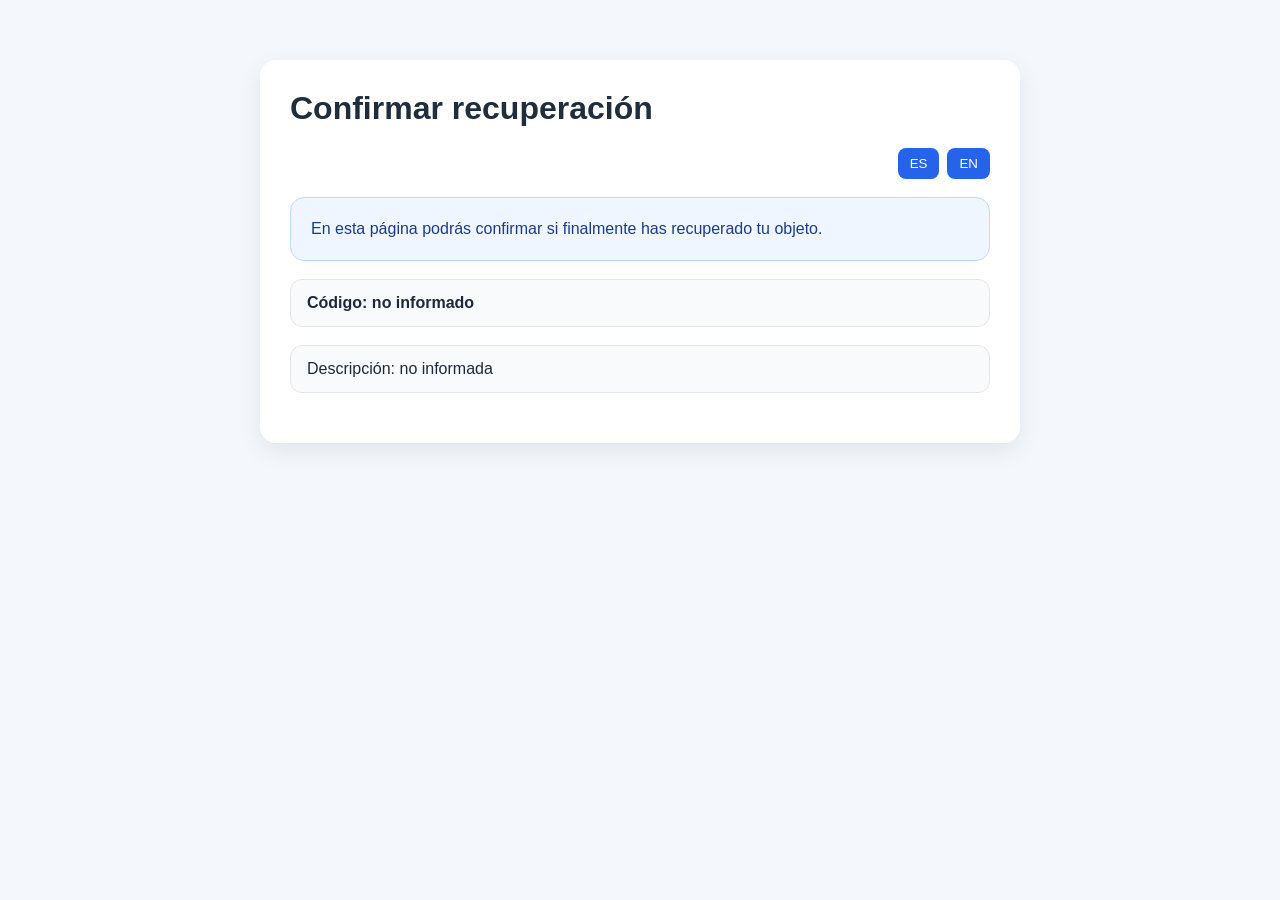
<file: recuperado.html>
<!DOCTYPE html>
<html lang="es">
<head>
  <meta charset="UTF-8">
  <meta name="viewport" content="width=device-width, initial-scale=1.0">
  <title>Perdilost - Confirmar recuperación</title>
  <style>
    body {
      font-family: Arial, sans-serif;
      background: #f4f7fb;
      margin: 0;
      padding: 0;
    }

    .contenedor {
      max-width: 700px;
      margin: 60px auto;
      background: white;
      padding: 30px;
      border-radius: 16px;
      box-shadow: 0 8px 24px rgba(0,0,0,0.08);
    }

    h1 {
      margin-top: 0;
      color: #1f2d3d;
    }

    .bloque-info {
      background: #eff6ff;
      border: 1px solid #bfdbfe;
      color: #1e3a8a;
      padding: 18px 20px;
      border-radius: 14px;
      margin-top: 18px;
      line-height: 1.6;
    }

    .codigo {
      margin-top: 18px;
      padding: 14px 16px;
      border-radius: 12px;
      background: #f8fafc;
      border: 1px solid #e5e7eb;
      color: #1f2937;
      font-weight: bold;
    }

    .campo-error {
      border-color: #dc2626 !important;
      background: #fef2f2 !important;
      box-shadow: 0 0 0 3px rgba(220, 38, 38, 0.12);
    }

    .grupo-error {
      padding: 10px 12px;
      border: 1px solid #fca5a5;
      border-radius: 12px;
      background: #fef2f2;
    }

    .grupo-error #pregunta-recuperacion,
    .grupo-error label {
      color: #991b1b !important;
    }

    .grupo-error input[type="radio"] {
      accent-color: #dc2626;
    }
  </style>
</head>
<body>
  <div class="contenedor">
    <h1 id="titulo-recuperacion">Confirmar recuperación</h1>
    <div style="display:flex; justify-content:flex-end; gap:8px; margin-bottom:16px;">
      <button type="button" onclick="cambiarIdioma('es')" id="btn-es" style="background:#2563eb; color:white; border:none; padding:8px 12px; border-radius:8px; cursor:pointer;">ES</button>
      <button type="button" onclick="cambiarIdioma('en')" id="btn-en" style="background:#2563eb; color:white; border:none; padding:8px 12px; border-radius:8px; cursor:pointer;">EN</button>
    </div>

    <div class="bloque-info" id="texto-info-recuperacion">
      En esta página podrás confirmar si finalmente has recuperado tu objeto.
    </div>

    <div class="codigo" id="codigo-recuperacion">
      Cargando datos...
    </div>
    <div class="codigo" id="descripcion-recuperacion" style="font-weight: normal;">
      Estamos comprobando la información del objeto.
    </div>

    <div id="bloque-formulario-recuperacion" style="display:none;">
      <div id="grupo-recuperado" style="margin-top: 24px;">
        <p id="pregunta-recuperacion" style="font-weight: bold; color: #1f2937; margin-bottom: 12px;">¿Has recuperado ya el objeto (o has quedado con la persona para recuperarlo próximamente)?</p>

        <label id="label-recuperado-si" style="display:block; margin-bottom:10px; color:#334155;">
          <input type="radio" name="recuperado" value="si">
          Sí, ya lo he recuperado
        </label>

        <label id="label-recuperado-no" style="display:block; margin-bottom:10px; color:#334155;">
          <input type="radio" name="recuperado" value="no">
          No, todavía no lo he recuperado
        </label>
      </div>

      <div style="margin-top: 24px;">
        <p id="titulo-comentarios" style="font-weight: bold; color: #1f2937; margin-bottom: 12px;">Comentarios (opcional)</p>
        <textarea id="recovery-comments" placeholder="Puedes añadir aquí cualquier comentario sobre la recuperación del objeto" style="width:100%; max-width:100%; min-height:120px; padding:12px; border:1px solid #cbd5e1; border-radius:10px; box-sizing:border-box; font-size:14px;"></textarea>
      </div>

      <div style="margin-top: 24px;">
        <button type="button" id="btn-enviar-recuperacion" style="background:#2563eb; color:white; border:none; padding:12px 18px; border-radius:10px; cursor:pointer;">
          Enviar confirmación
        </button>
      </div>
    </div>

    <div id="mensaje-recuperacion" style="margin-top:20px;"></div>
  </div>

<script>
  const params = new URLSearchParams(window.location.search);
  const token = params.get('token');
  let code = null;
  let idiomaActual = 'es';
  let codigoValidoRecuperacion = false;
  let cargandoDatosRecuperacion = true;

  const textos = {
    es: {
      titulo: 'Confirmar recuperación',
      info: 'En esta página podrás confirmar si finalmente has recuperado tu objeto.',
      cargandoCodigo: 'Cargando datos...',
      cargandoDescripcion: 'Estamos comprobando la información del objeto.',
      codigoNoInformado: 'Código: no informado',
      descripcionNoInformada: 'Descripción: no informada',
      pregunta: '¿Has recuperado ya el objeto (o has quedado con la persona para recuperarlo próximamente)?',
      opcionSi: 'Sí, ya lo he recuperado',
      opcionNo: 'No, todavía no lo he recuperado',
      comentarios: 'Comentarios (opcional)',
      placeholderComentarios: 'Puedes añadir aquí cualquier comentario sobre la recuperación del objeto',
      boton: 'Enviar confirmación',
      botonEnviando: 'Enviando...',
      errorFaltaOpcion: 'Debes indicar si has recuperado tu objeto.',
      errorGuardar: 'Error al guardar la confirmación: ',
      errorCodigoNoInformado: 'Código no informado.',
      errorCodigoNoValido: 'No se ha encontrado un objeto asociado a este código.',
      okGuardar: 'Confirmación guardada correctamente.',
      codigoLabel: 'Código: ',
      descripcionLabel: 'Descripción: '
    },
    en: {
      titulo: 'Confirm recovery',
      info: 'On this page you can confirm whether you have finally recovered your item.',
      cargandoCodigo: 'Loading data...',
      cargandoDescripcion: 'We are checking the item information.',
      codigoNoInformado: 'Code: not provided',
      descripcionNoInformada: 'Description: not provided',
      pregunta: 'Have you already recovered the item (or arranged to recover it soon)?',
      opcionSi: 'Yes, I have already recovered it',
      opcionNo: 'No, I have not recovered it yet',
      comentarios: 'Comments (optional)',
      placeholderComentarios: 'You can add here any comments about the recovery of the item',
      boton: 'Send confirmation',
      botonEnviando: 'Sending...',
      errorFaltaOpcion: 'You must indicate whether you have recovered your item.',
      errorGuardar: 'Error saving the confirmation: ',
      errorCodigoNoInformado: 'Code not provided.',
      errorCodigoNoValido: 'No item was found for this code.',
      okGuardar: 'Confirmation saved correctly.',
      codigoLabel: 'Code: ',
      descripcionLabel: 'Description: '
    }
  };

  function marcarGrupoError(id) {
    const elemento = document.getElementById(id);
    if (elemento) {
      elemento.classList.add('grupo-error');
    }
  }

  function limpiarGrupoError(id) {
    const elemento = document.getElementById(id);
    if (elemento) {
      elemento.classList.remove('grupo-error');
    }
  }

  function mostrarFormularioRecuperacion() {
    const bloqueFormulario = document.getElementById('bloque-formulario-recuperacion');
    if (bloqueFormulario) {
      bloqueFormulario.style.display = 'block';
    }
  }

  function ocultarFormularioRecuperacion() {
    const bloqueFormulario = document.getElementById('bloque-formulario-recuperacion');
    if (bloqueFormulario) {
      bloqueFormulario.style.display = 'none';
    }
  }

  function pintarEstadoCargaRecuperacion() {
    document.getElementById('codigo-recuperacion').textContent = textos[idiomaActual].cargandoCodigo;
    document.getElementById('descripcion-recuperacion').textContent = textos[idiomaActual].cargandoDescripcion;
  }

  function pintarEstadoNoInformadoRecuperacion() {
    document.getElementById('codigo-recuperacion').textContent = textos[idiomaActual].codigoNoInformado;
    document.getElementById('descripcion-recuperacion').textContent = textos[idiomaActual].descripcionNoInformada;
  }

  function aplicarTextosRecuperacion() {
    document.getElementById('titulo-recuperacion').textContent = textos[idiomaActual].titulo;
    document.getElementById('texto-info-recuperacion').textContent = textos[idiomaActual].info;
    document.getElementById('pregunta-recuperacion').textContent = textos[idiomaActual].pregunta;
    document.getElementById('label-recuperado-si').lastChild.textContent = ' ' + textos[idiomaActual].opcionSi;
    document.getElementById('label-recuperado-no').lastChild.textContent = ' ' + textos[idiomaActual].opcionNo;
    document.getElementById('titulo-comentarios').textContent = textos[idiomaActual].comentarios;
    document.getElementById('recovery-comments').placeholder = textos[idiomaActual].placeholderComentarios;
    document.getElementById('btn-enviar-recuperacion').textContent = textos[idiomaActual].boton;

    if (!code) {
      if (cargandoDatosRecuperacion) {
        pintarEstadoCargaRecuperacion();
      } else {
        pintarEstadoNoInformadoRecuperacion();
      }
    }
  }

  function cambiarIdioma(idioma) {
    idiomaActual = idioma;
    aplicarTextosRecuperacion();

    if (code) {
      document.getElementById('codigo-recuperacion').textContent = textos[idiomaActual].codigoLabel + code;

      if (!codigoValidoRecuperacion) {
        document.getElementById('descripcion-recuperacion').textContent =
          textos[idiomaActual].descripcionLabel + textos[idiomaActual].errorCodigoNoValido;
      } else {
        const descripcionActual = document.getElementById('descripcion-recuperacion').textContent
          .replace(/^Descripción:\s*/, '')
          .replace(/^Description:\s*/, '');

        document.getElementById('descripcion-recuperacion').textContent =
          textos[idiomaActual].descripcionLabel + descripcionActual;
      }
    } else if (!codigoValidoRecuperacion && token && !cargandoDatosRecuperacion) {
      document.getElementById('codigo-recuperacion').textContent = textos[idiomaActual].codigoNoInformado;
      document.getElementById('descripcion-recuperacion').textContent =
        textos[idiomaActual].descripcionLabel + textos[idiomaActual].errorCodigoNoValido;
    }
  }

  async function cargarDatosRecuperacion() {
    cargandoDatosRecuperacion = true;
    codigoValidoRecuperacion = false;
    ocultarFormularioRecuperacion();
    pintarEstadoCargaRecuperacion();

    if (token) {
      code = null;

      try {
        const respuestaToken = await fetch(`/api/resolve-recovery-token?token=${encodeURIComponent(token)}&language=${encodeURIComponent(idiomaActual)}`);
        let resultadoToken = null;

        try {
          resultadoToken = await respuestaToken.json();
        } catch (e) {
          resultadoToken = null;
        }

        if (!respuestaToken.ok || !resultadoToken?.ok || !resultadoToken.code) {
          cargandoDatosRecuperacion = false;
          codigoValidoRecuperacion = false;
          ocultarFormularioRecuperacion();
          document.getElementById('codigo-recuperacion').textContent = textos[idiomaActual].codigoNoInformado;
          document.getElementById('descripcion-recuperacion').textContent =
            textos[idiomaActual].descripcionLabel + (resultadoToken?.error || textos[idiomaActual].errorCodigoNoValido);
          return;
        }

        code = resultadoToken.code;
      } catch (e) {
        cargandoDatosRecuperacion = false;
        codigoValidoRecuperacion = false;
        ocultarFormularioRecuperacion();
        document.getElementById('codigo-recuperacion').textContent = textos[idiomaActual].codigoNoInformado;
        document.getElementById('descripcion-recuperacion').textContent =
          textos[idiomaActual].descripcionLabel + textos[idiomaActual].errorCodigoNoValido;
        return;
      }
    } else {
      cargandoDatosRecuperacion = false;
      codigoValidoRecuperacion = false;
      ocultarFormularioRecuperacion();
      pintarEstadoNoInformadoRecuperacion();
      return;
    }

    if (code) {
      document.getElementById('codigo-recuperacion').textContent = textos[idiomaActual].codigoLabel + code;

      fetch(`/api/get-recovery-item?code=${encodeURIComponent(code)}&language=${encodeURIComponent(idiomaActual)}`)
        .then(async (response) => {
          let resultado = null;

          try {
            resultado = await response.json();
          } catch (e) {
            resultado = null;
          }

          if (!response.ok || !resultado?.ok) {
            cargandoDatosRecuperacion = false;
            codigoValidoRecuperacion = false;
            ocultarFormularioRecuperacion();
            document.getElementById('descripcion-recuperacion').textContent =
              textos[idiomaActual].descripcionLabel + textos[idiomaActual].errorCodigoNoValido;
            return;
          }

          cargandoDatosRecuperacion = false;
          codigoValidoRecuperacion = true;

          if (resultado.preferred_language) {
            idiomaActual = resultado.preferred_language === 'en' ? 'en' : 'es';
            aplicarTextosRecuperacion();
          }

          const descripcionTexto = resultado.description || '';
          const descripcionFallback = idiomaActual === 'en' ? 'not provided' : 'no informada';

          document.getElementById('codigo-recuperacion').textContent = textos[idiomaActual].codigoLabel + code;
          document.getElementById('descripcion-recuperacion').textContent =
            textos[idiomaActual].descripcionLabel + (descripcionTexto || descripcionFallback);

          mostrarFormularioRecuperacion();
        })
        .catch(() => {
          cargandoDatosRecuperacion = false;
          codigoValidoRecuperacion = false;
          ocultarFormularioRecuperacion();
          document.getElementById('descripcion-recuperacion').textContent =
            textos[idiomaActual].descripcionLabel + textos[idiomaActual].errorCodigoNoValido;
        });
    }
  }

  cargarDatosRecuperacion();

  document.getElementById('btn-enviar-recuperacion').addEventListener('click', async function () {
    const opcionSeleccionada = document.querySelector('input[name="recuperado"]:checked');
    const comentarios = document.getElementById('recovery-comments').value.trim();
    const mensaje = document.getElementById('mensaje-recuperacion');
    const botonEnviar = document.getElementById('btn-enviar-recuperacion');

    limpiarGrupoError('grupo-recuperado');

    if (botonEnviar) {
      botonEnviar.disabled = true;
      botonEnviar.textContent = textos[idiomaActual].botonEnviando;
    }

    if (!opcionSeleccionada) {
      marcarGrupoError('grupo-recuperado');
      mensaje.innerHTML = '<div style="padding:14px 16px; border-radius:12px; background:#fee2e2; color:#991b1b; border:1px solid #fca5a5; font-weight:bold;">' + textos[idiomaActual].errorFaltaOpcion + '</div>';
      if (botonEnviar) {
        botonEnviar.disabled = false;
        botonEnviar.textContent = textos[idiomaActual].boton;
      }
      return;
    }

    if (!code) {
      mensaje.innerHTML = '<div style="padding:14px 16px; border-radius:12px; background:#fee2e2; color:#991b1b; border:1px solid #fca5a5; font-weight:bold;">' + textos[idiomaActual].errorGuardar + textos[idiomaActual].errorCodigoNoInformado + '</div>';
      if (botonEnviar) {
        botonEnviar.disabled = false;
        botonEnviar.textContent = textos[idiomaActual].boton;
      }
      return;
    }

    if (!codigoValidoRecuperacion) {
      mensaje.innerHTML = '<div style="padding:14px 16px; border-radius:12px; background:#fee2e2; color:#991b1b; border:1px solid #fca5a5; font-weight:bold;">' + textos[idiomaActual].errorGuardar + textos[idiomaActual].errorCodigoNoValido + '</div>';
      if (botonEnviar) {
        botonEnviar.disabled = false;
        botonEnviar.textContent = textos[idiomaActual].boton;
      }
      return;
    }

    const recuperado = opcionSeleccionada.value === 'si';

    const respuesta = await fetch('/api/confirm-recovery', {
      method: 'POST',
      headers: {
        'Content-Type': 'application/json'
      },
      body: JSON.stringify({
        code,
        recovered: recuperado,
        comments: comentarios,
        language: idiomaActual
      })
    });

    let resultado = null;

    try {
      resultado = await respuesta.json();
    } catch (e) {
      resultado = null;
    }

    if (!respuesta.ok) {
      const textoError = resultado?.error || textos[idiomaActual].errorGuardar;
      mensaje.innerHTML = '<div style="padding:14px 16px; border-radius:12px; background:#fee2e2; color:#991b1b; border:1px solid #fca5a5; font-weight:bold;">' + textoError + '</div>';
      if (botonEnviar) {
        botonEnviar.disabled = false;
        botonEnviar.textContent = textos[idiomaActual].boton;
      }
      return;
    }

    limpiarGrupoError('grupo-recuperado');
    mensaje.innerHTML = '<div style="padding:14px 16px; border-radius:12px; background:#dcfce7; color:#166534; border:1px solid #86efac; font-weight:bold;">' + (resultado?.message || textos[idiomaActual].okGuardar) + '</div>';
    if (botonEnviar) {
      botonEnviar.textContent = textos[idiomaActual].boton;
      botonEnviar.disabled = true;
    }
  });
</script>
</body>
</html>
</file>
<file: styles.css>
:root {
  --color-fondo: #f5f7fb;
  --color-superficie: #ffffff;
  --color-superficie-suave: #f8fafc;
  --color-texto: #1f2937;
  --color-texto-suave: #475569;
  --color-borde: #e2e8f0;
  --color-primario: #2563eb;
  --color-primario-hover: #1d4ed8;
  --color-primario-activo: #1e3a8a;
  --color-info-fondo: #eff6ff;
  --color-info-borde: #bfdbfe;
  --color-info-texto: #1e3a8a;
  --radio-grande: 22px;
  --radio-medio: 14px;
  --sombra-suave: 0 18px 45px rgba(15, 23, 42, 0.08);
}

* {
  box-sizing: border-box;
}

body {
  font-family: system-ui, -apple-system, BlinkMacSystemFont, "Segoe UI", sans-serif;
  background: var(--color-fondo);
  color: var(--color-texto);
  margin: 0;
  padding: 0;
  font-size: 16px;
  line-height: 1.5;
}

.contenedor {
  max-width: 860px;
  margin: 34px auto;
  background: var(--color-superficie);
  padding: 32px;
  border-radius: var(--radio-grande);
  box-shadow: var(--sombra-suave);
  border: 1px solid rgba(226, 232, 240, 0.9);
}

h1 {
  margin-top: 0;
  color: #0f172a;
  font-size: clamp(28px, 4.2vw, 36px);
  font-weight: 600;
  letter-spacing: -0.018em;
  line-height: 1.1;
}

h1 i {
  margin-right: 8px;
  color: var(--color-primario);
  font-size: 0.9em;
}

h2 {
  color: #0f172a;
  letter-spacing: -0.02em;
}

p {
  color: var(--color-texto-suave);
  margin-top: 0;
}

a {
  color: var(--color-primario);
  text-decoration-thickness: 1px;
  text-underline-offset: 3px;
}

hr {
  border: 0;
  border-top: 1px solid var(--color-borde);
  margin: 16px 0;
}

button {
  background: var(--color-primario);
  color: white;
  border: none;
  padding: 13px 18px;
  border-radius: 999px;
  cursor: pointer;
  margin-top: 10px;
  font-size: 15px;
  font-weight: 700;
  transition: transform 0.15s ease, background-color 0.15s ease, box-shadow 0.15s ease, opacity 0.15s ease;
}

button:hover {
  background: var(--color-primario-hover);
  transform: translateY(-1px);
  box-shadow: 0 10px 20px rgba(37, 99, 235, 0.18);
}

button:disabled {
  opacity: 0.65;
  cursor: not-allowed;
  transform: none;
  box-shadow: none;
}

button.activo {
  background: var(--color-primario-activo);
  box-shadow: 0 12px 26px rgba(30, 58, 138, 0.24);
  outline: 3px solid rgba(37, 99, 235, 0.16);
  transform: translateY(-1px);
}

.boton-idioma {
  background: #ffffff;
  color: var(--color-primario);
  border: 1px solid #bfdbfe;
  box-shadow: none;
}

.boton-idioma:hover {
  background: #eff6ff;
  color: var(--color-primario-activo);
  box-shadow: none;
}

.boton-idioma.idioma-activo {
  background: var(--color-primario-activo);
  color: #ffffff;
  border-color: var(--color-primario-activo);
  box-shadow: 0 8px 18px rgba(30, 58, 138, 0.18);
}

.botones-principales {
  display: grid;
  grid-template-columns: repeat(2, minmax(0, 1fr));
  gap: 12px;
  margin-top: 18px;
}

.botones-principales button {
  width: 100%;
  min-height: 50px;
  font-size: 16px;
}

input,
textarea {
  width: 100%;
  max-width: 100%;
  padding: 14px 15px;
  border: 1.5px solid #94a3b8;
  border-radius: 14px;
  box-sizing: border-box;
  font-size: 16px;
  color: var(--color-texto);
  background: #ffffff;
  box-shadow: inset 0 1px 2px rgba(15, 23, 42, 0.04);
  transition: border-color 0.2s ease, box-shadow 0.2s ease, background-color 0.2s ease;
}

input::placeholder,
textarea::placeholder {
  color: #64748b;
}

textarea {
  min-height: 118px;
  resize: vertical;
}

input:focus,
textarea:focus {
  outline: none;
  border-color: var(--color-primario);
  background: #ffffff;
  box-shadow: 0 0 0 4px rgba(37, 99, 235, 0.16);
}

.campo-error {
  border-color: #dc2626 !important;
  background: #fef2f2;
  box-shadow: 0 0 0 3px rgba(220, 38, 38, 0.12);
}

.grupo-error {
  padding: 12px 14px;
  border: 1px solid #fca5a5;
  border-radius: 14px;
  background: #fef2f2;
}

#zona {
  margin-top: 28px;
}

.tarjeta-formulario {
  background: #ffffff;
  padding: 26px;
  border: 1px solid #cbd5e1;
  border-top: 5px solid var(--color-primario);
  border-radius: 20px;
  box-shadow: 0 16px 36px rgba(15, 23, 42, 0.08);
}

.tarjeta-formulario input,
.tarjeta-formulario textarea {
  margin-top: 12px;
  margin-bottom: 8px;
  border-color: #94a3b8;
  background: #ffffff;
}

.tarjeta-formulario > p:first-child strong {
  display: inline-block;
  color: #0f172a;
  font-size: 24px;
  letter-spacing: -0.02em;
  margin-bottom: 2px;
}

.bloque-info p strong,
.texto-explicativo-formulario strong {
  font-size: inherit;
}

.mensaje-ok,
.mensaje-error {
  padding: 14px 16px;
  border-radius: 14px;
  margin-top: 20px;
  font-weight: 700;
}

.mensaje-ok {
  background: #dcfce7;
  color: #166534;
  border: 1px solid #86efac;
}

.mensaje-error {
  background: #fee2e2;
  color: #991b1b;
  border: 1px solid #fca5a5;
}

.bloque-info {
  background: #f9fbff;
  border: 1px solid #dbeafe;
  border-left: 4px solid var(--color-primario);
  color: var(--color-info-texto);
  padding: 16px 18px;
  border-radius: 16px;
  margin-top: 18px;
  line-height: 1.5;
}

.bloque-bienvenida,
.bloque-opciones {
  border-left: 1px solid #dbeafe;
}

.bloque-info p {
  color: #1e3a8a;
  margin-bottom: 10px;
}

.bloque-legal-resumido {
  background: #f8fafc;
  border: 1px solid #cbd5e1;
  border-left: 1px solid #cbd5e1;
  color: #334155;
}

.bloque-legal-resumido p {
  color: #334155;
}

#bienvenida-titulo {
  display: block;
  margin-bottom: 6px;
  font-size: 17px;
  color: #1e40af;
  letter-spacing: -0.01em;
}

.texto-secundario {
  margin-top: 0;
  color: var(--color-texto-suave);
  line-height: 1.6;
}

.texto-destacado-gratuito {
  display: block;
  text-align: center;
  color: #0f172a;
  font-size: 17px;
  font-weight: 700;
  margin-top: 12px;
  margin-bottom: 2px;
}

#bienvenida-secundario {
  margin-top: 12px;
  margin-bottom: 12px;
}

.texto-explicativo-formulario {
  margin-top: 14px;
  margin-bottom: 18px;
  line-height: 1.6;
  color: #334155;
}

.texto-explicativo-formulario strong {
  color: #1f2937;
}

.salto-suave {
  display: block;
  margin-top: 8px;
}

.pasos-servicio {
  margin-top: 24px;
}

.pasos-servicio h2 {
  margin: 0 0 14px;
  font-size: 17px;
  color: #0f172a;
  letter-spacing: -0.01em;
}

.pasos-lista {
  display: grid;
  grid-template-columns: repeat(3, 1fr);
  gap: 12px;
}

.paso-card {
  position: relative;
  background: #ffffff;
  border: 1px solid #dbe3ee;
  border-radius: 18px;
  padding: 18px 16px;
  box-shadow: 0 8px 20px rgba(15, 23, 42, 0.04);
}

.paso-cabecera {
  position: relative;
  display: flex;
  align-items: center;
  justify-content: center;
  min-height: 58px;
  margin-bottom: 14px;
}

.paso-icono {
  width: auto;
  height: auto;
  color: var(--color-primario);
  display: flex;
  align-items: center;
  justify-content: center;
  font-size: 54px;
}

.paso-numero {
  position: absolute;
  left: 0;
  top: 50%;
  transform: translateY(-50%);
  width: 54px;
  height: 54px;
  border-radius: 999px;
  background: #dcfce7;
  color: #14532d;
  border: 2px solid #22c55e;
  display: flex;
  align-items: center;
  justify-content: center;
  font-size: 27px;
  font-weight: 950;
  line-height: 1;
  box-shadow: 0 6px 14px rgba(34, 197, 94, 0.16);
}

.paso-card h3 {
  margin: 0 0 6px;
  color: #0f172a;
  font-size: 17px;
  letter-spacing: -0.01em;
}

.paso-card p {
  margin: 0;
  font-size: 14px;
  line-height: 1.45;
  color: var(--color-texto-suave);
}

.boton-carrusel-pasos {
  display: none;
}

#texto-selecciona-opcion {
  margin-top: 24px;
  margin-bottom: 0;
  font-size: 17px;
  font-weight: 700;
  color: #0f172a;
}

.grupo-checkbox-privacidad {
  background: #f8fafc;
  border: 1.5px solid #94a3b8;
  border-radius: 14px;
  padding: 14px 15px;
  line-height: 1.45;
  color: #334155;
}

.grupo-checkbox-privacidad input {
  flex: 0 0 auto;
}

.grupo-checkbox-privacidad.grupo-error {
  background: #fef2f2;
  border-color: #dc2626;
  color: #991b1b;
  box-shadow: 0 0 0 3px rgba(220, 38, 38, 0.10);
}

.grupo-checkbox-privacidad.grupo-error input {
  accent-color: #dc2626;
}

.detalle-legal {
  margin-top: 10px;
}

.detalle-legal summary {
  cursor: pointer;
  color: var(--color-primario-activo);
  font-weight: 700;
  font-size: 15px;
}

.detalle-legal summary:hover {
  text-decoration: underline;
}

.detalle-legal-contenido {
  margin-top: 12px;
}

.enlace-politica-completa {
  margin-top: 10px;
  margin-bottom: 0;
}

@media (max-width: 720px) {
  body {
    background: var(--color-fondo);
  }

  .contenedor {
    width: auto;
    margin: 0;
    min-height: 100vh;
    padding: 22px 18px 28px;
    border-radius: 0;
    box-shadow: none;
    border: 0;
  }

h1 {
  font-size: 28px;
  font-weight: 700;
  letter-spacing: -0.025em;
}

  .bloque-info {
    padding: 14px;
    margin-top: 14px;
  }

  .pasos-servicio {
    position: relative;
    margin-top: 18px;
  }

.pasos-servicio h2 {
  font-size: 17px;
  margin-bottom: 10px;
}

  .pasos-lista {
    display: flex;
    gap: 12px;
    overflow-x: auto;
    scroll-snap-type: x mandatory;
    padding-bottom: 8px;
    -webkit-overflow-scrolling: touch;
  }

  .paso-card {
    min-width: 100%;
    scroll-snap-align: start;
    position: relative;
    padding: 15px 58px 15px 14px;
  }

  .pasos-lista::-webkit-scrollbar {
    height: 6px;
  }

  .pasos-lista::-webkit-scrollbar-thumb {
    background: #cbd5e1;
    border-radius: 999px;
  }

  .pasos-lista::-webkit-scrollbar-track {
    background: transparent;
  }

.paso-cabecera {
  min-height: 52px;
  margin-bottom: 10px;
  justify-content: flex-start;
  padding-left: 62px;
}

  .paso-icono {
    width: auto;
    height: auto;
    font-size: 48px;
  }

  .paso-numero {
    width: 48px;
    height: 48px;
    font-size: 24px;
  }

  .paso-card h3 {
    font-size: 16px;
  }

  .paso-card p {
    font-size: 14px;
  }

  .boton-carrusel-pasos {
    display: flex;
    position: absolute;
    top: 14px;
    right: 14px;
    width: 48px;
    height: 48px;
    border-radius: 999px;
    align-items: center;
    justify-content: center;
    padding: 0;
    margin: 0;
    background: #eff6ff;
    color: var(--color-primario-activo);
    border: 1px solid #bfdbfe;
    font-size: 20px;
    box-shadow: none;
    z-index: 2;
  }

  .boton-carrusel-pasos i {
    font-weight: 900;
    transform: scale(1.08);
  }

  .boton-carrusel-pasos:hover {
    background: #dbeafe;
    color: var(--color-primario-activo);
    transform: none;
    box-shadow: none;
  }

  .botones-principales {
    grid-template-columns: 1fr;
    gap: 8px;
    margin-top: 12px;
  }

  .botones-principales button {
    min-height: 50px;
  }

  .tarjeta-formulario {
    padding: 20px;
    border-radius: 18px;
    border-top-width: 4px;
  }

  .tarjeta-formulario > p:first-child strong {
    font-size: 19px;
  }

  .bloque-info p strong,
  .texto-explicativo-formulario strong {
    font-size: inherit;
  }

  button {
    width: 100%;
  }

  div[style*="justify-content:space-between"] {
    align-items: flex-start !important;
  }

  div[style*="justify-content:space-between"] > div {
    display: flex;
    gap: 8px;
    width: 100%;
  }

  div[style*="justify-content:space-between"] > div button {
    width: auto;
    flex: 1;
    padding: 10px 12px;
  }
}
</file>
